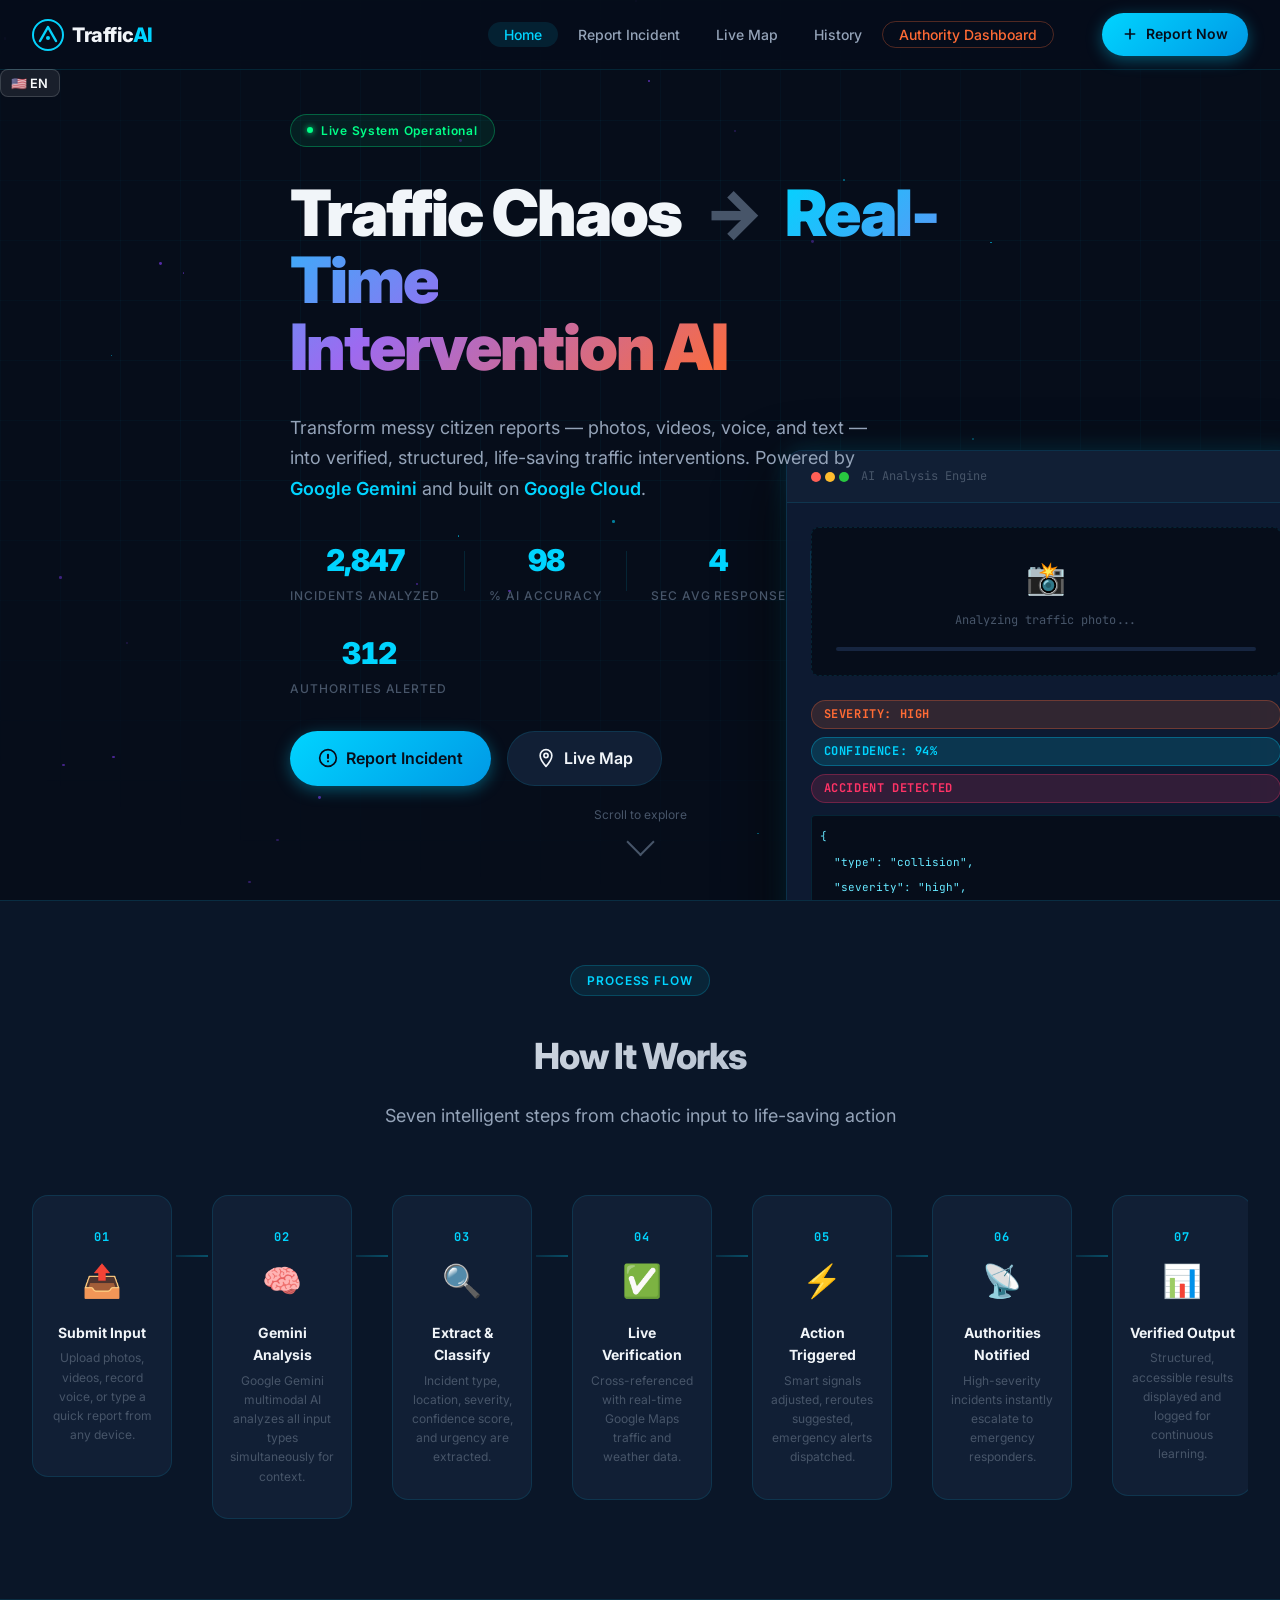
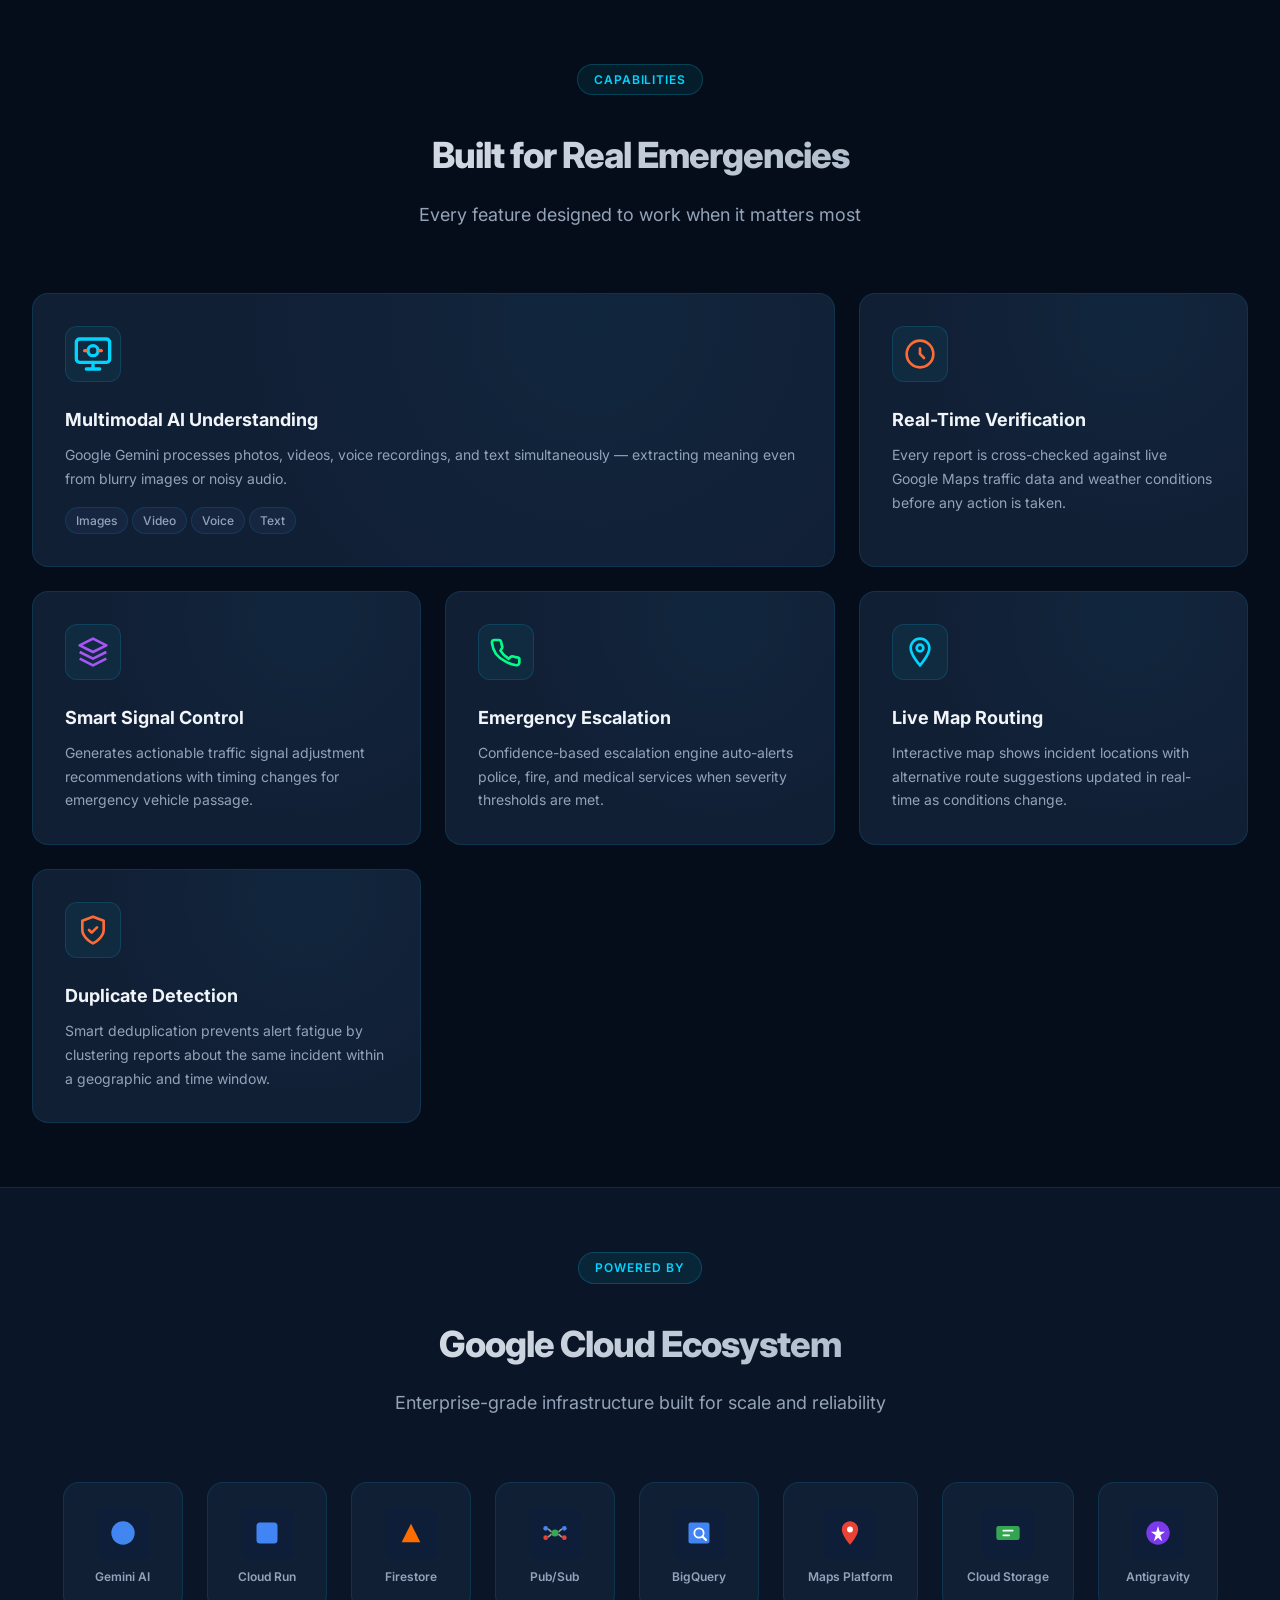
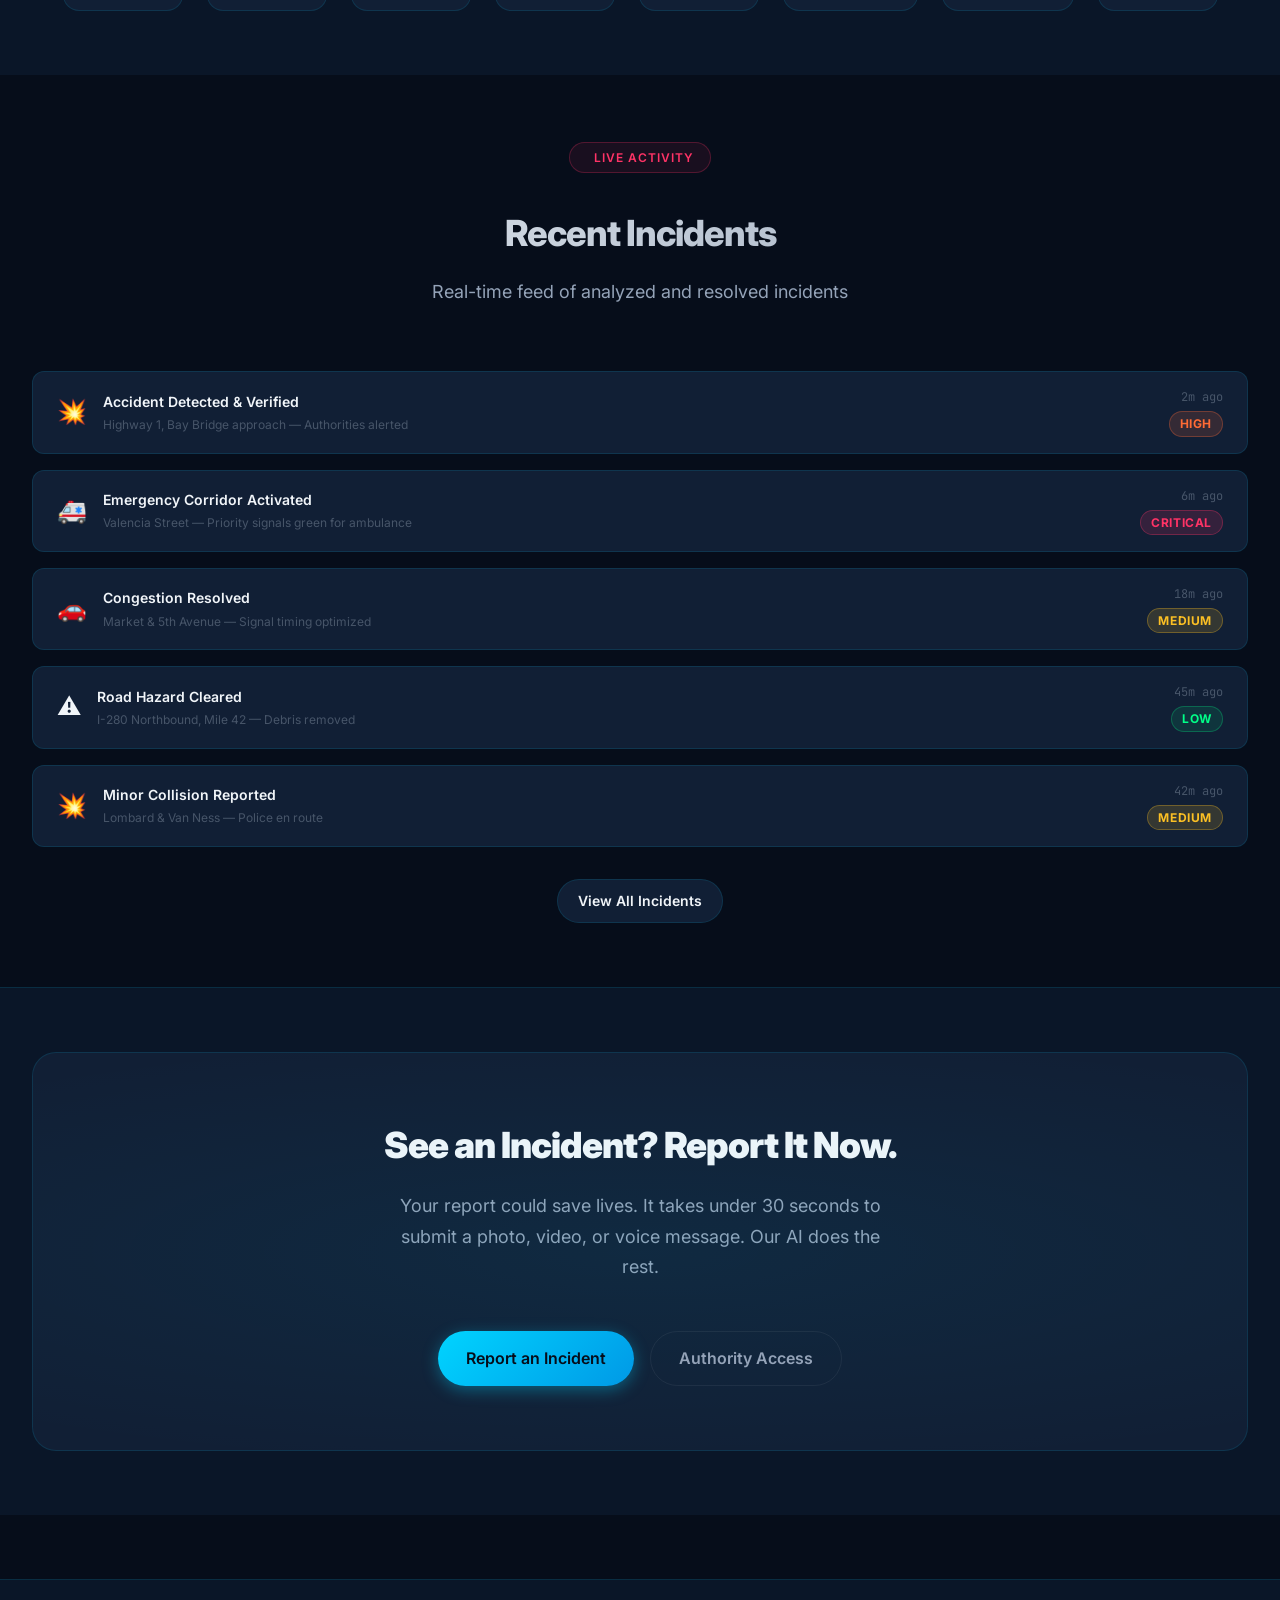
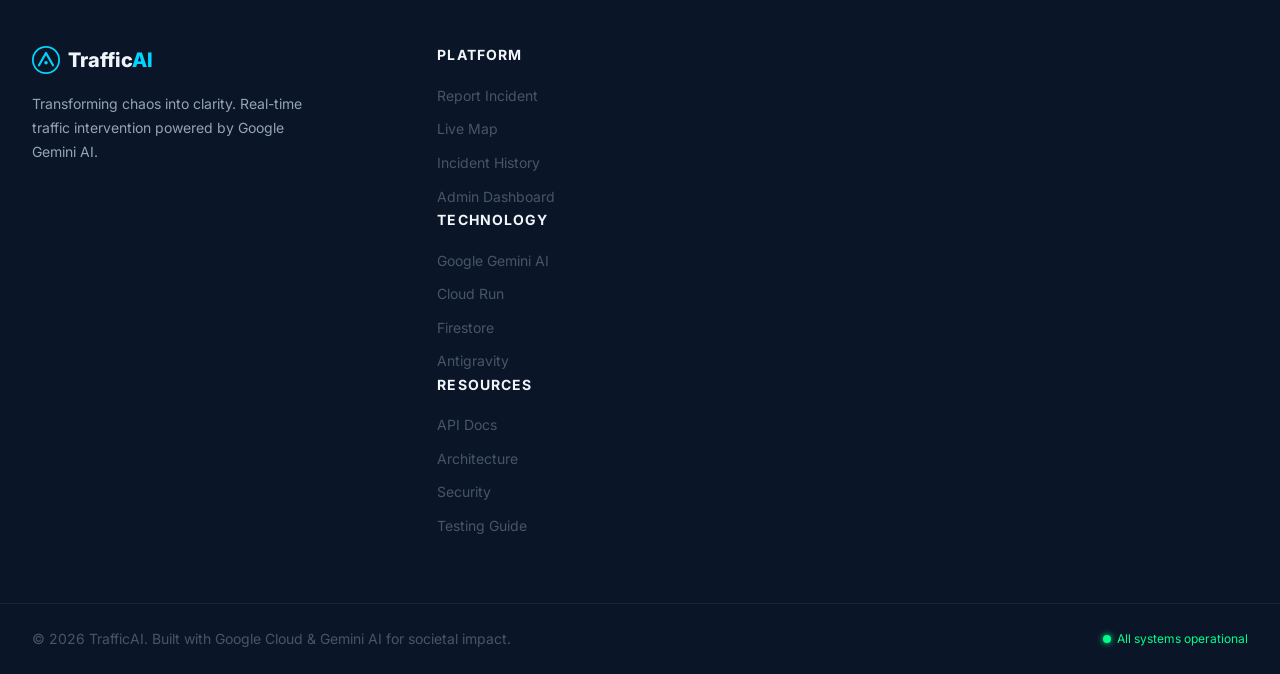
<file: index.html>
<!DOCTYPE html>
<html lang="en">
<head>
  <meta charset="UTF-8" />
  <meta name="viewport" content="width=device-width, initial-scale=1.0" />
  <meta name="description" content="Traffic Chaos → Real-Time Intervention AI: Transform chaotic citizen reports into verified, life-saving traffic interventions using Google Gemini and Cloud AI." />
  <meta name="keywords" content="traffic AI, real-time intervention, Gemini, Google Cloud, smart city, traffic management" />
  <meta property="og:title" content="TrafficAI – Real-Time Intervention System" />
  <meta property="og:description" content="Transform messy human input into verified, life-saving traffic actions using Google Gemini AI." />
  <title>TrafficAI – Real-Time Intervention System</title>
  <link rel="icon" href="assets/favicon.svg" type="image/svg+xml" />
  <link rel="preconnect" href="https://fonts.googleapis.com" />
  <link rel="preconnect" href="https://fonts.gstatic.com" crossorigin />
  <link href="https://fonts.googleapis.com/css2?family=Inter:wght@300;400;500;600;700;800;900&family=JetBrains+Mono:wght@400;500;600&display=swap" rel="stylesheet" />
  <link rel="stylesheet" href="css/main.css" />
  <link rel="stylesheet" href="css/landing.css" />
</head>
<body>
  <!-- Skip to main content for accessibility -->
  <a href="#main-content" class="skip-link">Skip to main content</a>

  <!-- Navigation -->
  <nav class="navbar" role="navigation" aria-label="Main navigation">
    <div class="nav-container">
      <a href="index.html" class="nav-logo" aria-label="TrafficAI Home">
        <div class="logo-icon" aria-hidden="true">
          <svg width="32" height="32" viewBox="0 0 32 32" fill="none">
            <circle cx="16" cy="16" r="15" stroke="url(#logoGrad)" stroke-width="2"/>
            <path d="M8 22L16 8L24 22" stroke="url(#logoGrad)" stroke-width="2.5" stroke-linecap="round" stroke-linejoin="round"/>
            <circle cx="16" cy="19" r="2" fill="#00d4ff"/>
            <defs>
              <linearGradient id="logoGrad" x1="0" y1="0" x2="32" y2="32">
                <stop offset="0%" stop-color="#00d4ff"/>
                <stop offset="100%" stop-color="#ff6b35"/>
              </linearGradient>
            </defs>
          </svg>
        </div>
        <span class="logo-text">Traffic<span class="logo-accent">AI</span></span>
      </a>
      <button class="nav-toggle" id="navToggle" aria-label="Toggle navigation menu" aria-expanded="false" aria-controls="navMenu">
        <span></span><span></span><span></span>
      </button>
      <ul class="nav-menu" id="navMenu" role="list">
        <li><a href="index.html" class="nav-link active" aria-current="page">Home</a></li>
        <li><a href="report.html" class="nav-link">Report Incident</a></li>
        <li><a href="map.html" class="nav-link">Live Map</a></li>
        <li><a href="history.html" class="nav-link">History</a></li>
        <li><a href="dashboard.html" class="nav-link nav-admin">Authority Dashboard</a></li>
      </ul>
      <a href="report.html" class="btn btn-primary nav-cta" aria-label="Report a traffic incident">
        <svg width="16" height="16" viewBox="0 0 24 24" fill="none" aria-hidden="true">
          <path d="M12 5v14M5 12h14" stroke="currentColor" stroke-width="2.5" stroke-linecap="round"/>
        </svg>
        Report Now
      </a>
    </div>
  </nav>

  <!-- Main Content -->
  <main id="main-content">

    <!-- Hero Section -->
    <section class="hero" aria-labelledby="hero-heading">
      <div class="hero-bg-grid" aria-hidden="true"></div>
      <div class="hero-particles" id="heroParticles" aria-hidden="true"></div>
      <div class="hero-container">
        <div class="hero-badge" aria-label="Status: Live System Operational">
          <span class="badge-dot" aria-hidden="true"></span>
          <span>Live System Operational</span>
        </div>
        <h1 id="hero-heading" class="hero-title">
          Traffic Chaos
          <span class="hero-arrow" aria-hidden="true">→</span>
          <span class="hero-highlight">Real-Time<br/>Intervention AI</span>
        </h1>
        <p class="hero-subtitle">
          Transform messy citizen reports — photos, videos, voice, and text — into verified, structured, life-saving traffic interventions. Powered by <strong>Google Gemini</strong> and built on <strong>Google Cloud</strong>.
        </p>
        <div class="hero-stats" aria-label="System statistics">
          <div class="stat-item">
            <span class="stat-number" data-target="2847" aria-label="2847 incidents analyzed">0</span>
            <span class="stat-label">Incidents Analyzed</span>
          </div>
          <div class="stat-divider" aria-hidden="true"></div>
          <div class="stat-item">
            <span class="stat-number" data-target="98" aria-label="98 percent accuracy">0</span>
            <span class="stat-label">% AI Accuracy</span>
          </div>
          <div class="stat-divider" aria-hidden="true"></div>
          <div class="stat-item">
            <span class="stat-number" data-target="4" aria-label="Average 4 seconds response">0</span>
            <span class="stat-label">Sec Avg Response</span>
          </div>
          <div class="stat-divider" aria-hidden="true"></div>
          <div class="stat-item">
            <span class="stat-number" data-target="312" aria-label="312 authorities alerted">0</span>
            <span class="stat-label">Authorities Alerted</span>
          </div>
        </div>
        <div class="hero-actions">
          <a href="report.html" class="btn btn-primary btn-large" aria-label="Report a traffic incident now">
            <svg width="20" height="20" viewBox="0 0 24 24" fill="none" aria-hidden="true">
              <circle cx="12" cy="12" r="10" stroke="currentColor" stroke-width="2"/>
              <path d="M12 8v4M12 16h.01" stroke="currentColor" stroke-width="2.5" stroke-linecap="round"/>
            </svg>
            Report Incident
          </a>
          <a href="map.html" class="btn btn-secondary btn-large" aria-label="View live traffic map">
            <svg width="20" height="20" viewBox="0 0 24 24" fill="none" aria-hidden="true">
              <path d="M12 2C8.13 2 5 5.13 5 9c0 5.25 7 13 7 13s7-7.75 7-13c0-3.87-3.13-7-7-7z" stroke="currentColor" stroke-width="2" stroke-linejoin="round"/>
              <circle cx="12" cy="9" r="2.5" stroke="currentColor" stroke-width="2"/>
            </svg>
            Live Map
          </a>
        </div>
      </div>
      <div class="hero-visual" aria-hidden="true">
        <div class="hero-dashboard-preview">
          <div class="preview-header">
            <span class="preview-dot red"></span>
            <span class="preview-dot yellow"></span>
            <span class="preview-dot green"></span>
            <span class="preview-title">AI Analysis Engine</span>
          </div>
          <div class="preview-content">
            <div class="preview-input-area">
              <div class="preview-icon">📸</div>
              <div class="preview-text">Analyzing traffic photo...</div>
              <div class="preview-bar">
                <div class="preview-bar-fill" id="previewBar"></div>
              </div>
            </div>
            <div class="preview-output">
              <div class="preview-tag severity-high">SEVERITY: HIGH</div>
              <div class="preview-tag confidence">CONFIDENCE: 94%</div>
              <div class="preview-tag incident">ACCIDENT DETECTED</div>
              <div class="preview-json">
                <pre><code>{
  "type": "collision",
  "severity": "high",
  "confidence": 0.94,
  "location": "detected",
  "action": "alert_authorities"
}</code></pre>
              </div>
            </div>
          </div>
        </div>
      </div>
      <div class="hero-scroll" aria-hidden="true">
        <span>Scroll to explore</span>
        <div class="scroll-arrow"></div>
      </div>
    </section>

    <!-- How It Works Section -->
    <section class="how-it-works" aria-labelledby="how-heading">
      <div class="section-container">
        <div class="section-header">
          <div class="section-badge">Process Flow</div>
          <h2 id="how-heading">How It Works</h2>
          <p>Seven intelligent steps from chaotic input to life-saving action</p>
        </div>
        <div class="flow-steps" role="list" aria-label="Process steps">
          <div class="flow-step" role="listitem">
            <div class="step-number" aria-hidden="true">01</div>
            <div class="step-icon" aria-hidden="true">📤</div>
            <h3>Submit Input</h3>
            <p>Upload photos, videos, record voice, or type a quick report from any device.</p>
          </div>
          <div class="flow-connector" aria-hidden="true"></div>
          <div class="flow-step" role="listitem">
            <div class="step-number" aria-hidden="true">02</div>
            <div class="step-icon" aria-hidden="true">🧠</div>
            <h3>Gemini Analysis</h3>
            <p>Google Gemini multimodal AI analyzes all input types simultaneously for context.</p>
          </div>
          <div class="flow-connector" aria-hidden="true"></div>
          <div class="flow-step" role="listitem">
            <div class="step-number" aria-hidden="true">03</div>
            <div class="step-icon" aria-hidden="true">🔍</div>
            <h3>Extract & Classify</h3>
            <p>Incident type, location, severity, confidence score, and urgency are extracted.</p>
          </div>
          <div class="flow-connector" aria-hidden="true"></div>
          <div class="flow-step" role="listitem">
            <div class="step-number" aria-hidden="true">04</div>
            <div class="step-icon" aria-hidden="true">✅</div>
            <h3>Live Verification</h3>
            <p>Cross-referenced with real-time Google Maps traffic and weather data.</p>
          </div>
          <div class="flow-connector" aria-hidden="true"></div>
          <div class="flow-step" role="listitem">
            <div class="step-number" aria-hidden="true">05</div>
            <div class="step-icon" aria-hidden="true">⚡</div>
            <h3>Action Triggered</h3>
            <p>Smart signals adjusted, reroutes suggested, emergency alerts dispatched.</p>
          </div>
          <div class="flow-connector" aria-hidden="true"></div>
          <div class="flow-step" role="listitem">
            <div class="step-number" aria-hidden="true">06</div>
            <div class="step-icon" aria-hidden="true">📡</div>
            <h3>Authorities Notified</h3>
            <p>High-severity incidents instantly escalate to emergency responders.</p>
          </div>
          <div class="flow-connector" aria-hidden="true"></div>
          <div class="flow-step" role="listitem">
            <div class="step-number" aria-hidden="true">07</div>
            <div class="step-icon" aria-hidden="true">📊</div>
            <h3>Verified Output</h3>
            <p>Structured, accessible results displayed and logged for continuous learning.</p>
          </div>
        </div>
      </div>
    </section>

    <!-- Features Section -->
    <section class="features" aria-labelledby="features-heading">
      <div class="section-container">
        <div class="section-header">
          <div class="section-badge">Capabilities</div>
          <h2 id="features-heading">Built for Real Emergencies</h2>
          <p>Every feature designed to work when it matters most</p>
        </div>
        <div class="features-grid">
          <div class="feature-card feature-card--large">
            <div class="feature-icon" aria-hidden="true">
              <svg width="40" height="40" viewBox="0 0 24 24" fill="none">
                <rect x="2" y="3" width="20" height="14" rx="2" stroke="#00d4ff" stroke-width="2"/>
                <path d="M8 21h8M12 17v4" stroke="#00d4ff" stroke-width="2" stroke-linecap="round"/>
                <circle cx="12" cy="10" r="3" stroke="#00d4ff" stroke-width="2"/>
                <path d="M7 10h1M16 10h1" stroke="#ff6b35" stroke-width="2" stroke-linecap="round"/>
              </svg>
            </div>
            <h3>Multimodal AI Understanding</h3>
            <p>Google Gemini processes photos, videos, voice recordings, and text simultaneously — extracting meaning even from blurry images or noisy audio.</p>
            <div class="feature-tags">
              <span class="tag">Images</span>
              <span class="tag">Video</span>
              <span class="tag">Voice</span>
              <span class="tag">Text</span>
            </div>
          </div>
          <div class="feature-card">
            <div class="feature-icon" aria-hidden="true">
              <svg width="32" height="32" viewBox="0 0 24 24" fill="none">
                <circle cx="12" cy="12" r="10" stroke="#ff6b35" stroke-width="2"/>
                <path d="M12 8v4l3 3" stroke="#ff6b35" stroke-width="2" stroke-linecap="round"/>
              </svg>
            </div>
            <h3>Real-Time Verification</h3>
            <p>Every report is cross-checked against live Google Maps traffic data and weather conditions before any action is taken.</p>
          </div>
          <div class="feature-card">
            <div class="feature-icon" aria-hidden="true">
              <svg width="32" height="32" viewBox="0 0 24 24" fill="none">
                <path d="M12 2L2 7l10 5 10-5-10-5z" stroke="#a855f7" stroke-width="2" stroke-linejoin="round"/>
                <path d="M2 17l10 5 10-5M2 12l10 5 10-5" stroke="#a855f7" stroke-width="2" stroke-linejoin="round"/>
              </svg>
            </div>
            <h3>Smart Signal Control</h3>
            <p>Generates actionable traffic signal adjustment recommendations with timing changes for emergency vehicle passage.</p>
          </div>
          <div class="feature-card">
            <div class="feature-icon" aria-hidden="true">
              <svg width="32" height="32" viewBox="0 0 24 24" fill="none">
                <path d="M22 16.92v3a2 2 0 01-2.18 2 19.79 19.79 0 01-8.63-3.07A19.5 19.5 0 014.5 13.5 19.79 19.79 0 011.42 5a2 2 0 011.99-2H6.4a2 2 0 012 1.72c.127.96.361 1.903.7 2.81a2 2 0 01-.45 2.11L7.91 11a16 16 0 006.09 6.09l1.27-1.27a2 2 0 012.11-.45c.907.339 1.85.573 2.81.7A2 2 0 0122 16.92z" stroke="#00ff88" stroke-width="2"/>
              </svg>
            </div>
            <h3>Emergency Escalation</h3>
            <p>Confidence-based escalation engine auto-alerts police, fire, and medical services when severity thresholds are met.</p>
          </div>
          <div class="feature-card">
            <div class="feature-icon" aria-hidden="true">
              <svg width="32" height="32" viewBox="0 0 24 24" fill="none">
                <path d="M12 2C8.13 2 5 5.13 5 9c0 5.25 7 13 7 13s7-7.75 7-13c0-3.87-3.13-7-7-7z" stroke="#00d4ff" stroke-width="2"/>
                <circle cx="12" cy="9" r="2.5" stroke="#00d4ff" stroke-width="2"/>
              </svg>
            </div>
            <h3>Live Map Routing</h3>
            <p>Interactive map shows incident locations with alternative route suggestions updated in real-time as conditions change.</p>
          </div>
          <div class="feature-card">
            <div class="feature-icon" aria-hidden="true">
              <svg width="32" height="32" viewBox="0 0 24 24" fill="none">
                <path d="M12 22s8-4 8-10V5l-8-3-8 3v7c0 6 8 10 8 10z" stroke="#ff6b35" stroke-width="2" stroke-linejoin="round"/>
                <path d="M9 12l2 2 4-4" stroke="#ff6b35" stroke-width="2" stroke-linecap="round" stroke-linejoin="round"/>
              </svg>
            </div>
            <h3>Duplicate Detection</h3>
            <p>Smart deduplication prevents alert fatigue by clustering reports about the same incident within a geographic and time window.</p>
          </div>
        </div>
      </div>
    </section>

    <!-- Tech Stack Section -->
    <section class="tech-stack" aria-labelledby="tech-heading">
      <div class="section-container">
        <div class="section-header">
          <div class="section-badge">Powered By</div>
          <h2 id="tech-heading">Google Cloud Ecosystem</h2>
          <p>Enterprise-grade infrastructure built for scale and reliability</p>
        </div>
        <div class="tech-grid" role="list" aria-label="Technology stack">
          <div class="tech-item" role="listitem">
            <div class="tech-logo gemini" aria-label="Google Gemini">
              <svg width="28" height="28" viewBox="0 0 24 24" fill="none"><path d="M12 2a10 10 0 100 20A10 10 0 0012 2z" fill="url(#g1)"/><defs><linearGradient id="g1" x1="0" y1="0" x2="24" y2="24"><stop offset="0%" stop-color="#4285f4"/><stop offset="100%" stop-color="#34a853"/></linearGradient></defs></svg>
            </div>
            <span>Gemini AI</span>
          </div>
          <div class="tech-item" role="listitem">
            <div class="tech-logo cloud-run" aria-label="Google Cloud Run">
              <svg width="28" height="28" viewBox="0 0 24 24" fill="none"><rect x="3" y="3" width="18" height="18" rx="3" fill="url(#g2)"/><defs><linearGradient id="g2" x1="0" y1="0" x2="24" y2="24"><stop offset="0%" stop-color="#4285f4"/><stop offset="100%" stop-color="#1a73e8"/></linearGradient></defs></svg>
            </div>
            <span>Cloud Run</span>
          </div>
          <div class="tech-item" role="listitem">
            <div class="tech-logo firestore" aria-label="Firebase Firestore">
              <svg width="28" height="28" viewBox="0 0 24 24" fill="none"><path d="M4 20L12 4l8 16H4z" fill="url(#g3)"/><defs><linearGradient id="g3" x1="0" y1="4" x2="0" y2="20"><stop offset="0%" stop-color="#ff6d00"/><stop offset="100%" stop-color="#ffc107"/></linearGradient></defs></svg>
            </div>
            <span>Firestore</span>
          </div>
          <div class="tech-item" role="listitem">
            <div class="tech-logo pubsub" aria-label="Google Cloud Pub/Sub">
              <svg width="28" height="28" viewBox="0 0 24 24" fill="none"><circle cx="12" cy="12" r="3" fill="#34a853"/><circle cx="4" cy="8" r="2" fill="#4285f4"/><circle cx="20" cy="8" r="2" fill="#4285f4"/><circle cx="4" cy="16" r="2" fill="#ea4335"/><circle cx="20" cy="16" r="2" fill="#ea4335"/><path d="M6 8.5L9 11M15 11l3-2.5M6 15.5L9 13M15 13l3 2.5" stroke="#999" stroke-width="1.5"/></svg>
            </div>
            <span>Pub/Sub</span>
          </div>
          <div class="tech-item" role="listitem">
            <div class="tech-logo bigquery" aria-label="Google BigQuery">
              <svg width="28" height="28" viewBox="0 0 24 24" fill="none"><rect x="3" y="3" width="18" height="18" rx="2" fill="url(#g4)"/><circle cx="12" cy="12" r="4" stroke="white" stroke-width="1.5" fill="none"/><path d="M15 15l3 3" stroke="white" stroke-width="2" stroke-linecap="round"/><defs><linearGradient id="g4" x1="0" y1="0" x2="24" y2="24"><stop offset="0%" stop-color="#4285f4"/><stop offset="100%" stop-color="#0d47a1"/></linearGradient></defs></svg>
            </div>
            <span>BigQuery</span>
          </div>
          <div class="tech-item" role="listitem">
            <div class="tech-logo maps" aria-label="Google Maps Platform">
              <svg width="28" height="28" viewBox="0 0 24 24" fill="none"><path d="M12 2C8.13 2 5 5.13 5 9c0 5.25 7 13 7 13s7-7.75 7-13c0-3.87-3.13-7-7-7z" fill="url(#g5)"/><circle cx="12" cy="9" r="2.5" fill="white"/><defs><linearGradient id="g5" x1="0" y1="2" x2="0" y2="22"><stop offset="0%" stop-color="#ea4335"/><stop offset="100%" stop-color="#c62828"/></linearGradient></defs></svg>
            </div>
            <span>Maps Platform</span>
          </div>
          <div class="tech-item" role="listitem">
            <div class="tech-logo storage" aria-label="Google Cloud Storage">
              <svg width="28" height="28" viewBox="0 0 24 24" fill="none"><rect x="2" y="6" width="20" height="12" rx="2" fill="url(#g6)"/><path d="M8 10h8M8 14h5" stroke="white" stroke-width="1.5" stroke-linecap="round"/><defs><linearGradient id="g6" x1="0" y1="0" x2="20" y2="12"><stop offset="0%" stop-color="#34a853"/><stop offset="100%" stop-color="#1b5e20"/></linearGradient></defs></svg>
            </div>
            <span>Cloud Storage</span>
          </div>
          <div class="tech-item" role="listitem">
            <div class="tech-logo antigravity" aria-label="Google Antigravity">
              <svg width="28" height="28" viewBox="0 0 24 24" fill="none"><circle cx="12" cy="12" r="10" fill="url(#g7)"/><path d="M12 6l1.5 5H18l-4 3 1.5 5L12 16l-3.5 3L10 14l-4-3h4.5L12 6z" fill="white"/><defs><linearGradient id="g7" x1="0" y1="0" x2="24" y2="24"><stop offset="0%" stop-color="#7c3aed"/><stop offset="100%" stop-color="#4c1d95"/></linearGradient></defs></svg>
            </div>
            <span>Antigravity</span>
          </div>
        </div>
      </div>
    </section>

    <!-- Live Stats Section -->
    <section class="live-activity" aria-labelledby="activity-heading">
      <div class="section-container">
        <div class="section-header">
          <div class="section-badge live-badge">
            <span class="live-dot" aria-hidden="true"></span>
            Live Activity
          </div>
          <h2 id="activity-heading">Recent Incidents</h2>
          <p>Real-time feed of analyzed and resolved incidents</p>
        </div>
        <div class="activity-feed" id="activityFeed" aria-live="polite" aria-label="Live incident feed">
          <!-- Populated by JavaScript -->
        </div>
        <div class="activity-footer">
          <a href="history.html" class="btn btn-secondary" aria-label="View complete incident history">View All Incidents</a>
        </div>
      </div>
    </section>

    <!-- CTA Section -->
    <section class="cta-section" aria-labelledby="cta-heading">
      <div class="section-container">
        <div class="cta-card">
          <div class="cta-glow" aria-hidden="true"></div>
          <h2 id="cta-heading">See an Incident? Report It Now.</h2>
          <p>Your report could save lives. It takes under 30 seconds to submit a photo, video, or voice message. Our AI does the rest.</p>
          <div class="cta-actions">
            <a href="report.html" class="btn btn-primary btn-large" aria-label="Report a traffic incident">
              Report an Incident
            </a>
            <a href="dashboard.html" class="btn btn-outline btn-large" aria-label="Access authority dashboard">
              Authority Access
            </a>
          </div>
        </div>
      </div>
    </section>

  </main>

  <!-- Footer -->
  <footer class="footer" role="contentinfo">
    <div class="footer-container">
      <div class="footer-brand">
        <div class="footer-logo">
          <svg width="28" height="28" viewBox="0 0 32 32" fill="none" aria-hidden="true">
            <circle cx="16" cy="16" r="15" stroke="url(#footerLogoGrad)" stroke-width="2"/>
            <path d="M8 22L16 8L24 22" stroke="url(#footerLogoGrad)" stroke-width="2.5" stroke-linecap="round" stroke-linejoin="round"/>
            <circle cx="16" cy="19" r="2" fill="#00d4ff"/>
            <defs>
              <linearGradient id="footerLogoGrad" x1="0" y1="0" x2="32" y2="32">
                <stop offset="0%" stop-color="#00d4ff"/>
                <stop offset="100%" stop-color="#ff6b35"/>
              </linearGradient>
            </defs>
          </svg>
          <span>Traffic<span>AI</span></span>
        </div>
        <p>Transforming chaos into clarity. Real-time traffic intervention powered by Google Gemini AI.</p>
      </div>
      <div class="footer-links" role="navigation" aria-label="Footer navigation">
        <div class="footer-col">
          <h4>Platform</h4>
          <ul role="list">
            <li><a href="report.html">Report Incident</a></li>
            <li><a href="map.html">Live Map</a></li>
            <li><a href="history.html">Incident History</a></li>
            <li><a href="dashboard.html">Admin Dashboard</a></li>
          </ul>
        </div>
        <div class="footer-col">
          <h4>Technology</h4>
          <ul role="list">
            <li><a href="#" aria-label="Learn about Gemini AI integration">Google Gemini AI</a></li>
            <li><a href="#" aria-label="Learn about Cloud Run">Cloud Run</a></li>
            <li><a href="#" aria-label="Learn about Firestore">Firestore</a></li>
            <li><a href="#" aria-label="Learn about Google Antigravity">Antigravity</a></li>
          </ul>
        </div>
        <div class="footer-col">
          <h4>Resources</h4>
          <ul role="list">
            <li><a href="docs/api.html" aria-label="API documentation">API Docs</a></li>
            <li><a href="docs/architecture.html" aria-label="Architecture documentation">Architecture</a></li>
            <li><a href="docs/security.html" aria-label="Security documentation">Security</a></li>
            <li><a href="docs/testing.html" aria-label="Testing documentation">Testing Guide</a></li>
          </ul>
        </div>
      </div>
    </div>
    <div class="footer-bottom">
      <p>© 2026 TrafficAI. Built with Google Cloud &amp; Gemini AI for societal impact.</p>
      <div class="footer-status" aria-label="System status">
        <span class="status-dot" aria-hidden="true"></span>
        <span>All systems operational</span>
      </div>
    </div>
  </footer>

  <script src="js/main.js"></script>
  <script src="js/auth.js"></script>
  <script src="js/validation.js"></script>
  <script src="js/i18n.js"></script>
  <script src="js/voice.js"></script>
  <script src="js/landing.js"></script>
  <script>
    // Register Service Worker for offline caching
    if ('serviceWorker' in navigator) {
      navigator.serviceWorker.register('/sw.js')
        .then(reg => console.log('[SW] Registered:', reg.scope))
        .catch(err => console.warn('[SW] Registration failed:', err));
    }
  </script>
</body>
</html>
</file>
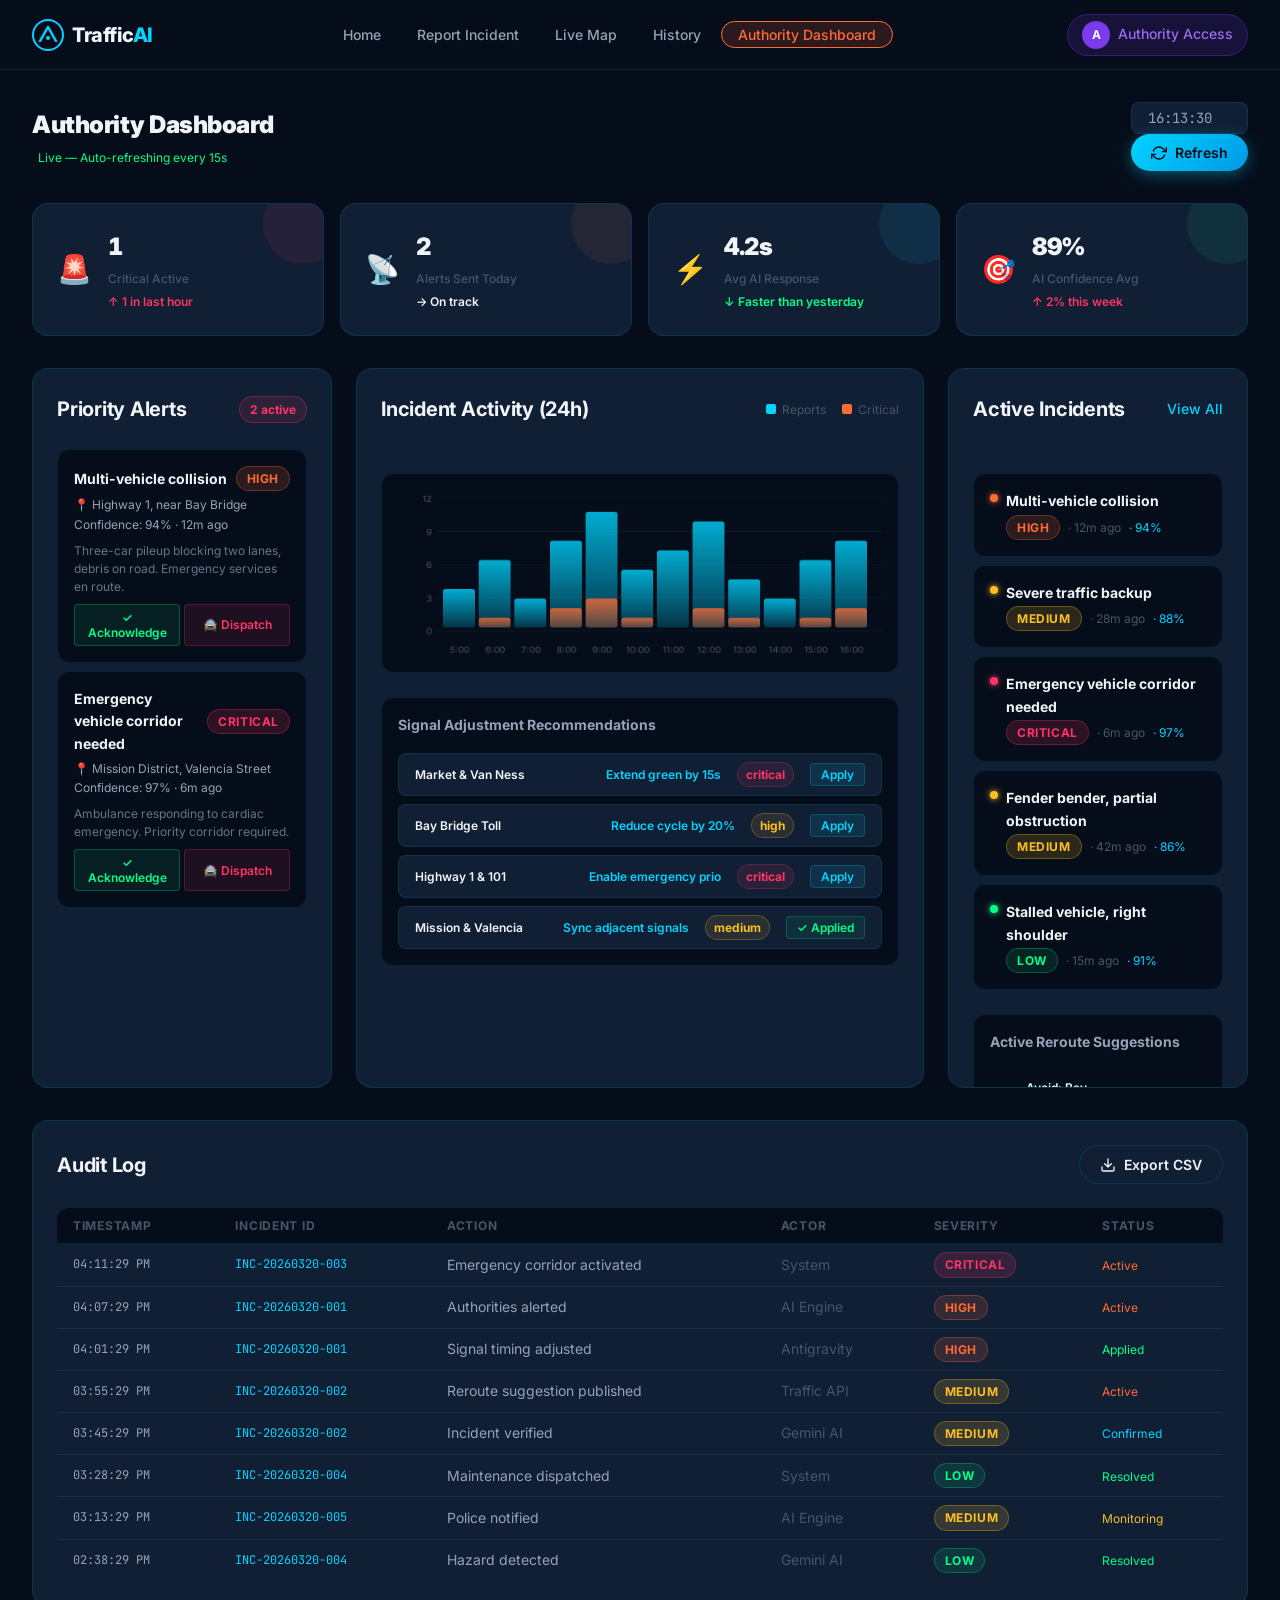
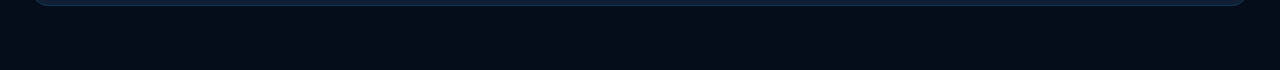
<file: dashboard.html>
<!DOCTYPE html>
<html lang="en">
<head>
  <meta charset="UTF-8" />
  <meta name="viewport" content="width=device-width, initial-scale=1.0" />
  <meta name="description" content="Authority dashboard — review high-severity alerts, manage incidents, coordinate emergency response." />
  <title>Authority Dashboard – TrafficAI</title>
  <link rel="icon" href="assets/favicon.svg" type="image/svg+xml" />
  <link rel="preconnect" href="https://fonts.googleapis.com" />
  <link href="https://fonts.googleapis.com/css2?family=Inter:wght@300;400;500;600;700;800&family=JetBrains+Mono:wght@400;500&display=swap" rel="stylesheet" />
  <link rel="stylesheet" href="css/main.css" />
  <link rel="stylesheet" href="css/dashboard.css" />
</head>
<body>
  <a href="#main-content" class="skip-link">Skip to main content</a>

  <nav class="navbar" role="navigation" aria-label="Main navigation">
    <div class="nav-container">
      <a href="index.html" class="nav-logo" aria-label="TrafficAI Home">
        <div class="logo-icon" aria-hidden="true">
          <svg width="32" height="32" viewBox="0 0 32 32" fill="none">
            <circle cx="16" cy="16" r="15" stroke="url(#logoGradD)" stroke-width="2"/>
            <path d="M8 22L16 8L24 22" stroke="url(#logoGradD)" stroke-width="2.5" stroke-linecap="round" stroke-linejoin="round"/>
            <circle cx="16" cy="19" r="2" fill="#00d4ff"/>
            <defs><linearGradient id="logoGradD" x1="0" y1="0" x2="32" y2="32"><stop offset="0%" stop-color="#00d4ff"/><stop offset="100%" stop-color="#ff6b35"/></linearGradient></defs>
          </svg>
        </div>
        <span class="logo-text">Traffic<span class="logo-accent">AI</span></span>
      </a>
      <button class="nav-toggle" id="navToggle" aria-label="Toggle navigation" aria-expanded="false" aria-controls="navMenu">
        <span></span><span></span><span></span>
      </button>
      <ul class="nav-menu" id="navMenu" role="list">
        <li><a href="index.html" class="nav-link">Home</a></li>
        <li><a href="report.html" class="nav-link">Report Incident</a></li>
        <li><a href="map.html" class="nav-link">Live Map</a></li>
        <li><a href="history.html" class="nav-link">History</a></li>
        <li><a href="dashboard.html" class="nav-link nav-admin active" aria-current="page">Authority Dashboard</a></li>
      </ul>
      <div class="auth-badge" aria-label="Logged in as Authority User">
        <div class="auth-avatar" aria-hidden="true">A</div>
        <span>Authority Access</span>
      </div>
    </div>
  </nav>

  <main id="main-content" class="dashboard-main">

    <!-- Dashboard Header -->
    <div class="dash-header">
      <div class="dash-header-left">
        <h1>Authority Dashboard</h1>
        <div class="dash-live" aria-live="polite" aria-label="Live system status">
          <span class="live-dot" aria-hidden="true"></span>
          <span>Live — Auto-refreshing every 15s</span>
        </div>
      </div>
      <div class="dash-header-right">
        <div class="dash-time" id="dashTime" aria-label="Current time" aria-live="polite"></div>
        <button class="btn btn-primary" id="refreshDash" aria-label="Manually refresh dashboard">
          <svg width="16" height="16" viewBox="0 0 24 24" fill="none" aria-hidden="true">
            <path d="M23 4v6h-6M1 20v-6h6" stroke="currentColor" stroke-width="2" stroke-linecap="round"/>
            <path d="M3.51 9a9 9 0 0114.85-3.36L23 10M1 14l4.64 4.36A9 9 0 0020.49 15" stroke="currentColor" stroke-width="2" stroke-linecap="round"/>
          </svg>
          Refresh
        </button>
      </div>
    </div>

    <!-- KPI Cards -->
    <section class="kpi-grid" aria-label="Key performance indicators">
      <div class="kpi-card kpi-critical">
        <div class="kpi-icon" aria-hidden="true">🚨</div>
        <div class="kpi-content">
          <span class="kpi-value" id="kpi-critical">3</span>
          <span class="kpi-label">Critical Active</span>
          <span class="kpi-delta up">↑ 1 in last hour</span>
        </div>
        <div class="kpi-sparkline" aria-hidden="true"></div>
      </div>
      <div class="kpi-card kpi-alerts">
        <div class="kpi-icon" aria-hidden="true">📡</div>
        <div class="kpi-content">
          <span class="kpi-value" id="kpi-alerts">12</span>
          <span class="kpi-label">Alerts Sent Today</span>
          <span class="kpi-delta">→ On track</span>
        </div>
        <div class="kpi-sparkline" aria-hidden="true"></div>
      </div>
      <div class="kpi-card kpi-response">
        <div class="kpi-icon" aria-hidden="true">⚡</div>
        <div class="kpi-content">
          <span class="kpi-value" id="kpi-response">4.2s</span>
          <span class="kpi-label">Avg AI Response</span>
          <span class="kpi-delta down">↓ Faster than yesterday</span>
        </div>
        <div class="kpi-sparkline" aria-hidden="true"></div>
      </div>
      <div class="kpi-card kpi-confidence">
        <div class="kpi-icon" aria-hidden="true">🎯</div>
        <div class="kpi-content">
          <span class="kpi-value" id="kpi-confidence">94%</span>
          <span class="kpi-label">AI Confidence Avg</span>
          <span class="kpi-delta up">↑ 2% this week</span>
        </div>
        <div class="kpi-sparkline" aria-hidden="true"></div>
      </div>
    </section>

    <div class="dash-body">

      <!-- Priority Alerts Column -->
      <section class="priority-alerts" aria-labelledby="alerts-heading">
        <div class="section-title-row">
          <h2 id="alerts-heading">Priority Alerts</h2>
          <div class="alert-count-badge" id="alertBadge" aria-label="Number of active alerts">3 active</div>
        </div>
        <div class="alerts-feed" id="alertsFeed" role="list" aria-live="polite" aria-label="Priority alerts feed">
          <!-- Populated by JS -->
        </div>
      </section>

      <!-- Center: Activity + Chart -->
      <section class="dash-center" aria-labelledby="activity-dash-heading">
        <div class="section-title-row">
          <h2 id="activity-dash-heading">Incident Activity (24h)</h2>
          <div class="chart-legend" aria-hidden="true">
            <span class="legend-item-sm"><span style="background:#00d4ff"></span>Reports</span>
            <span class="legend-item-sm"><span style="background:#ff6b35"></span>Critical</span>
          </div>
        </div>
        <div class="activity-chart" aria-label="Incident activity chart for last 24 hours">
          <canvas id="activityChart" aria-label="Bar chart showing incident activity over the last 24 hours" role="img"></canvas>
        </div>

        <!-- Signal Control Panel -->
        <div class="signal-control-panel" aria-labelledby="signal-heading">
          <h3 id="signal-heading">Signal Adjustment Recommendations</h3>
          <div class="signal-list" id="signalList" role="list" aria-label="Traffic signal recommendations">
            <!-- Populated by JS -->
          </div>
        </div>
      </section>

      <!-- Right: Active Incidents + Reroutes -->
      <section class="dash-right" aria-labelledby="active-heading">
        <div class="section-title-row">
          <h2 id="active-heading">Active Incidents</h2>
          <a href="history.html" class="view-all-link" aria-label="View all incidents in history">View All</a>
        </div>
        <div class="active-incidents" id="activeIncidents" role="list" aria-live="polite" aria-label="Active incidents list">
          <!-- Populated by JS -->
        </div>

        <!-- Reroute Suggestions -->
        <div class="reroute-panel" aria-labelledby="reroute-heading">
          <h3 id="reroute-heading">Active Reroute Suggestions</h3>
          <div class="reroute-list" id="rerouteList" role="list" aria-label="Active reroute suggestions">
            <!-- Populated by JS -->
          </div>
        </div>

        <!-- Emergency Vehicle Panel -->
        <div class="emergency-panel" aria-labelledby="emergency-heading">
          <div class="emergency-header">
            <h3 id="emergency-heading">
              <span class="emergency-icon" aria-hidden="true">🚑</span>
              Emergency Vehicle Priority
            </h3>
            <span class="emergency-badge" id="evBadge" aria-live="polite">2 active corridors</span>
          </div>
          <div class="ev-corridors" id="evCorridors" role="list" aria-label="Emergency vehicle corridors">
            <!-- Populated by JS -->
          </div>
        </div>
      </section>
    </div>

    <!-- Audit Log -->
    <section class="audit-log-section" aria-labelledby="audit-heading">
      <div class="section-title-row">
        <h2 id="audit-heading">Audit Log</h2>
        <button class="btn btn-secondary" id="exportLog" aria-label="Export audit log as CSV">
          <svg width="16" height="16" viewBox="0 0 24 24" fill="none" aria-hidden="true">
            <path d="M21 15v4a2 2 0 01-2 2H5a2 2 0 01-2-2v-4M7 10l5 5 5-5M12 15V3" stroke="currentColor" stroke-width="2" stroke-linecap="round" stroke-linejoin="round"/>
          </svg>
          Export CSV
        </button>
      </div>
      <div class="audit-table-wrapper" role="region" aria-label="Audit log table" tabindex="0">
        <table class="audit-table" aria-label="System audit log">
          <thead>
            <tr>
              <th scope="col">Timestamp</th>
              <th scope="col">Incident ID</th>
              <th scope="col">Action</th>
              <th scope="col">Actor</th>
              <th scope="col">Severity</th>
              <th scope="col">Status</th>
            </tr>
          </thead>
          <tbody id="auditTableBody">
            <!-- Populated by JS -->
          </tbody>
        </table>
      </div>
    </section>
  </main>

  <script src="js/main.js"></script>
  <script src="js/dashboard.js"></script>
</body>
</html>
</file>
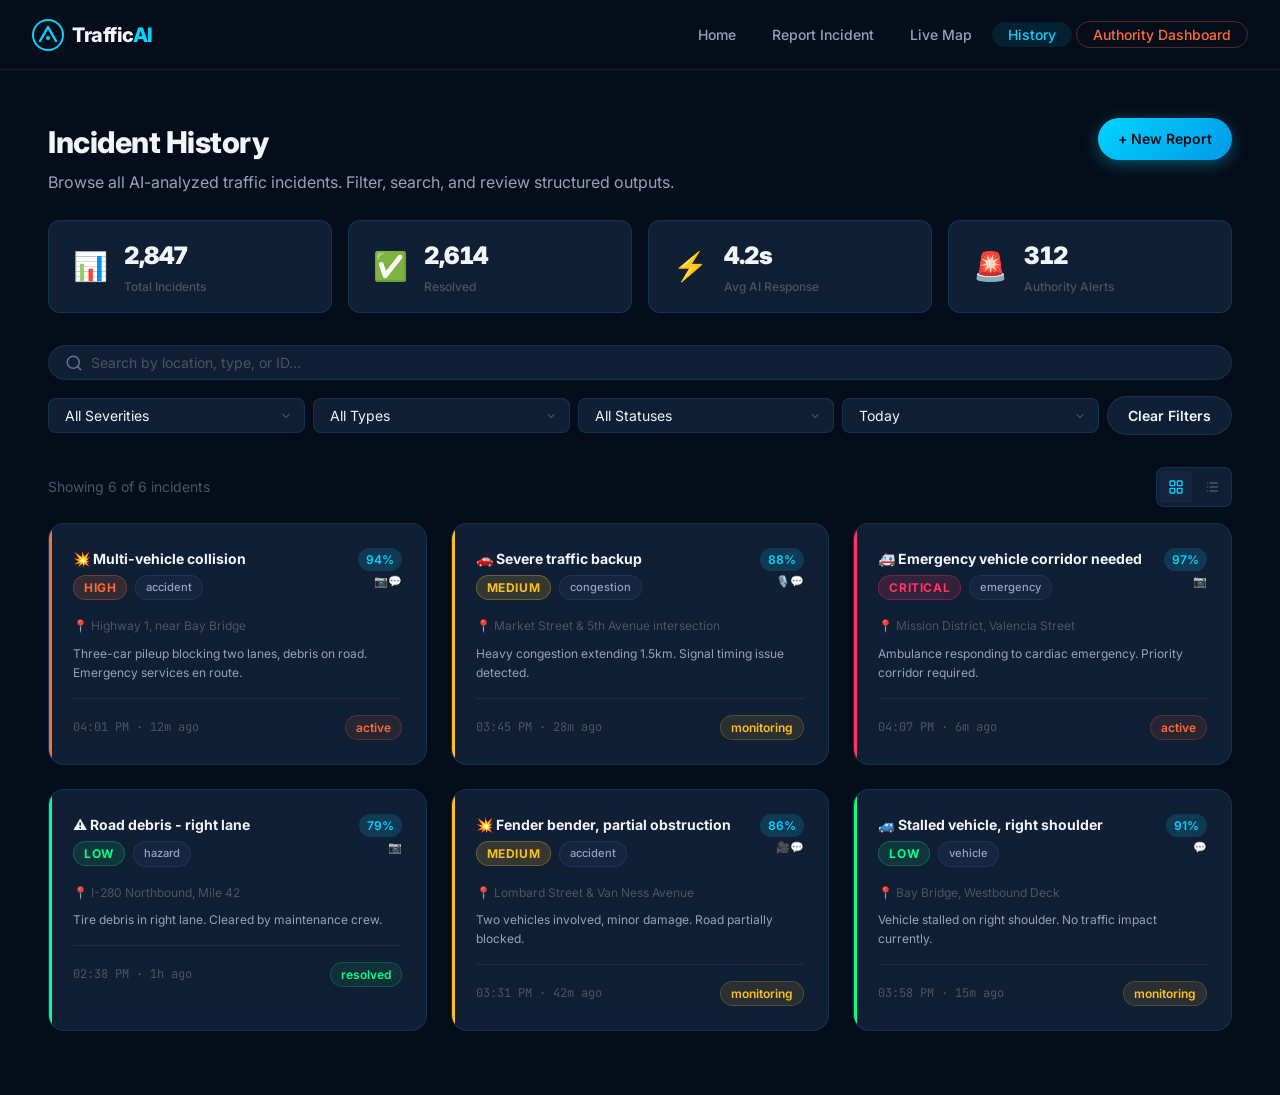
<file: history.html>
<!DOCTYPE html>
<html lang="en">
<head>
  <meta charset="UTF-8" />
  <meta name="viewport" content="width=device-width, initial-scale=1.0" />
  <meta name="description" content="Full incident history — browse all AI-analyzed traffic incidents, filter by date, type, and severity." />
  <title>Incident History – TrafficAI</title>
  <link rel="icon" href="assets/favicon.svg" type="image/svg+xml" />
  <link rel="preconnect" href="https://fonts.googleapis.com" />
  <link href="https://fonts.googleapis.com/css2?family=Inter:wght@300;400;500;600;700;800&family=JetBrains+Mono:wght@400;500&display=swap" rel="stylesheet" />
  <link rel="stylesheet" href="css/main.css" />
  <link rel="stylesheet" href="css/history.css" />
</head>
<body>
  <a href="#main-content" class="skip-link">Skip to main content</a>

  <nav class="navbar" role="navigation" aria-label="Main navigation">
    <div class="nav-container">
      <a href="index.html" class="nav-logo" aria-label="TrafficAI Home">
        <div class="logo-icon" aria-hidden="true">
          <svg width="32" height="32" viewBox="0 0 32 32" fill="none">
            <circle cx="16" cy="16" r="15" stroke="url(#logoGradH)" stroke-width="2"/>
            <path d="M8 22L16 8L24 22" stroke="url(#logoGradH)" stroke-width="2.5" stroke-linecap="round" stroke-linejoin="round"/>
            <circle cx="16" cy="19" r="2" fill="#00d4ff"/>
            <defs><linearGradient id="logoGradH" x1="0" y1="0" x2="32" y2="32"><stop offset="0%" stop-color="#00d4ff"/><stop offset="100%" stop-color="#ff6b35"/></linearGradient></defs>
          </svg>
        </div>
        <span class="logo-text">Traffic<span class="logo-accent">AI</span></span>
      </a>
      <button class="nav-toggle" id="navToggle" aria-label="Toggle navigation" aria-expanded="false" aria-controls="navMenu">
        <span></span><span></span><span></span>
      </button>
      <ul class="nav-menu" id="navMenu" role="list">
        <li><a href="index.html" class="nav-link">Home</a></li>
        <li><a href="report.html" class="nav-link">Report Incident</a></li>
        <li><a href="map.html" class="nav-link">Live Map</a></li>
        <li><a href="history.html" class="nav-link active" aria-current="page">History</a></li>
        <li><a href="dashboard.html" class="nav-link nav-admin">Authority Dashboard</a></li>
      </ul>
    </div>
  </nav>

  <main id="main-content" class="history-main">
    <div class="history-container">

      <!-- Page Header -->
      <div class="page-header">
        <div>
          <h1>Incident History</h1>
          <p>Browse all AI-analyzed traffic incidents. Filter, search, and review structured outputs.</p>
        </div>
        <a href="report.html" class="btn btn-primary" aria-label="Report a new incident">+ New Report</a>
      </div>

      <!-- Summary Stats Bar -->
      <div class="stats-bar" aria-label="Incident statistics">
        <div class="stat-card">
          <div class="stat-icon" aria-hidden="true">📊</div>
          <div class="stat-info">
            <span class="stat-val" id="totalIncidents">2,847</span>
            <span class="stat-lbl">Total Incidents</span>
          </div>
        </div>
        <div class="stat-card">
          <div class="stat-icon" aria-hidden="true">✅</div>
          <div class="stat-info">
            <span class="stat-val" id="resolvedIncidents">2,614</span>
            <span class="stat-lbl">Resolved</span>
          </div>
        </div>
        <div class="stat-card">
          <div class="stat-icon" aria-hidden="true">⚡</div>
          <div class="stat-info">
            <span class="stat-val" id="avgResponseTime">4.2s</span>
            <span class="stat-lbl">Avg AI Response</span>
          </div>
        </div>
        <div class="stat-card">
          <div class="stat-icon" aria-hidden="true">🚨</div>
          <div class="stat-info">
            <span class="stat-val" id="alertsSent">312</span>
            <span class="stat-lbl">Authority Alerts</span>
          </div>
        </div>
      </div>

      <!-- Filters & Search -->
      <div class="history-controls" aria-label="Search and filter controls">
        <div class="search-box">
          <svg width="18" height="18" viewBox="0 0 24 24" fill="none" aria-hidden="true">
            <circle cx="11" cy="11" r="8" stroke="#64748b" stroke-width="2"/>
            <path d="M21 21l-4.35-4.35" stroke="#64748b" stroke-width="2" stroke-linecap="round"/>
          </svg>
          <input type="search" id="searchInput" placeholder="Search by location, type, or ID..." aria-label="Search incidents" class="search-input" />
        </div>
        <div class="filter-row">
          <label for="filterSeverity" class="sr-only">Filter by severity</label>
          <select id="filterSeverity" class="filter-select" aria-label="Filter by severity">
            <option value="all">All Severities</option>
            <option value="critical">Critical</option>
            <option value="high">High</option>
            <option value="medium">Medium</option>
            <option value="low">Low</option>
          </select>
          <label for="filterType" class="sr-only">Filter by incident type</label>
          <select id="filterType" class="filter-select" aria-label="Filter by type">
            <option value="all">All Types</option>
            <option value="accident">Accident</option>
            <option value="congestion">Congestion</option>
            <option value="emergency">Emergency</option>
            <option value="hazard">Road Hazard</option>
            <option value="vehicle">Stalled Vehicle</option>
          </select>
          <label for="filterStatus" class="sr-only">Filter by status</label>
          <select id="filterStatus" class="filter-select" aria-label="Filter by status">
            <option value="all">All Statuses</option>
            <option value="active">Active</option>
            <option value="monitoring">Monitoring</option>
            <option value="resolved">Resolved</option>
          </select>
          <label for="filterDate" class="sr-only">Filter by date range</label>
          <select id="filterDate" class="filter-select" aria-label="Filter by date">
            <option value="today">Today</option>
            <option value="week">This Week</option>
            <option value="month">This Month</option>
            <option value="all">All Time</option>
          </select>
          <button class="btn btn-secondary" id="clearFilters" aria-label="Clear all filters">Clear Filters</button>
        </div>
      </div>

      <!-- Results Count -->
      <div class="results-header">
        <span id="resultsCount" aria-live="polite" aria-atomic="true">Showing all incidents</span>
        <div class="view-toggle" role="group" aria-label="View mode">
          <button class="view-btn active" id="gridView" aria-pressed="true" aria-label="Grid view">
            <svg width="16" height="16" viewBox="0 0 24 24" fill="none"><rect x="3" y="3" width="7" height="7" stroke="currentColor" stroke-width="2" rx="1"/><rect x="14" y="3" width="7" height="7" stroke="currentColor" stroke-width="2" rx="1"/><rect x="3" y="14" width="7" height="7" stroke="currentColor" stroke-width="2" rx="1"/><rect x="14" y="14" width="7" height="7" stroke="currentColor" stroke-width="2" rx="1"/></svg>
          </button>
          <button class="view-btn" id="listView" aria-pressed="false" aria-label="List view">
            <svg width="16" height="16" viewBox="0 0 24 24" fill="none"><path d="M9 6h11M9 12h11M9 18h11M5 6h.01M5 12h.01M5 18h.01" stroke="currentColor" stroke-width="2" stroke-linecap="round"/></svg>
          </button>
        </div>
      </div>

      <!-- Incidents Grid/List -->
      <div class="incidents-container grid-view" id="incidentsContainer" role="list" aria-label="Incident history list" aria-live="polite">
        <!-- Populated by JS -->
      </div>

      <!-- Load More -->
      <div class="load-more-area" id="loadMoreArea">
        <button class="btn btn-secondary" id="loadMoreBtn" aria-label="Load more incidents">
          Load More Incidents
          <svg width="16" height="16" viewBox="0 0 24 24" fill="none" aria-hidden="true">
            <path d="M12 5v14M5 12l7 7 7-7" stroke="currentColor" stroke-width="2" stroke-linecap="round" stroke-linejoin="round"/>
          </svg>
        </button>
      </div>
    </div>

    <!-- Incident Detail Modal -->
    <div class="modal-overlay" id="modalOverlay" hidden role="dialog" aria-modal="true" aria-label="Incident detail">
      <div class="modal-content" id="modalContent">
        <button class="modal-close" id="modalClose" aria-label="Close incident details">
          <svg width="20" height="20" viewBox="0 0 24 24" fill="none"><path d="M18 6L6 18M6 6l12 12" stroke="currentColor" stroke-width="2.5" stroke-linecap="round"/></svg>
        </button>
        <div class="modal-body" id="modalBody">
          <!-- Populated by JS -->
        </div>
      </div>
    </div>
  </main>

  <script src="js/main.js"></script>
  <script src="js/history.js"></script>
</body>
</html>
</file>
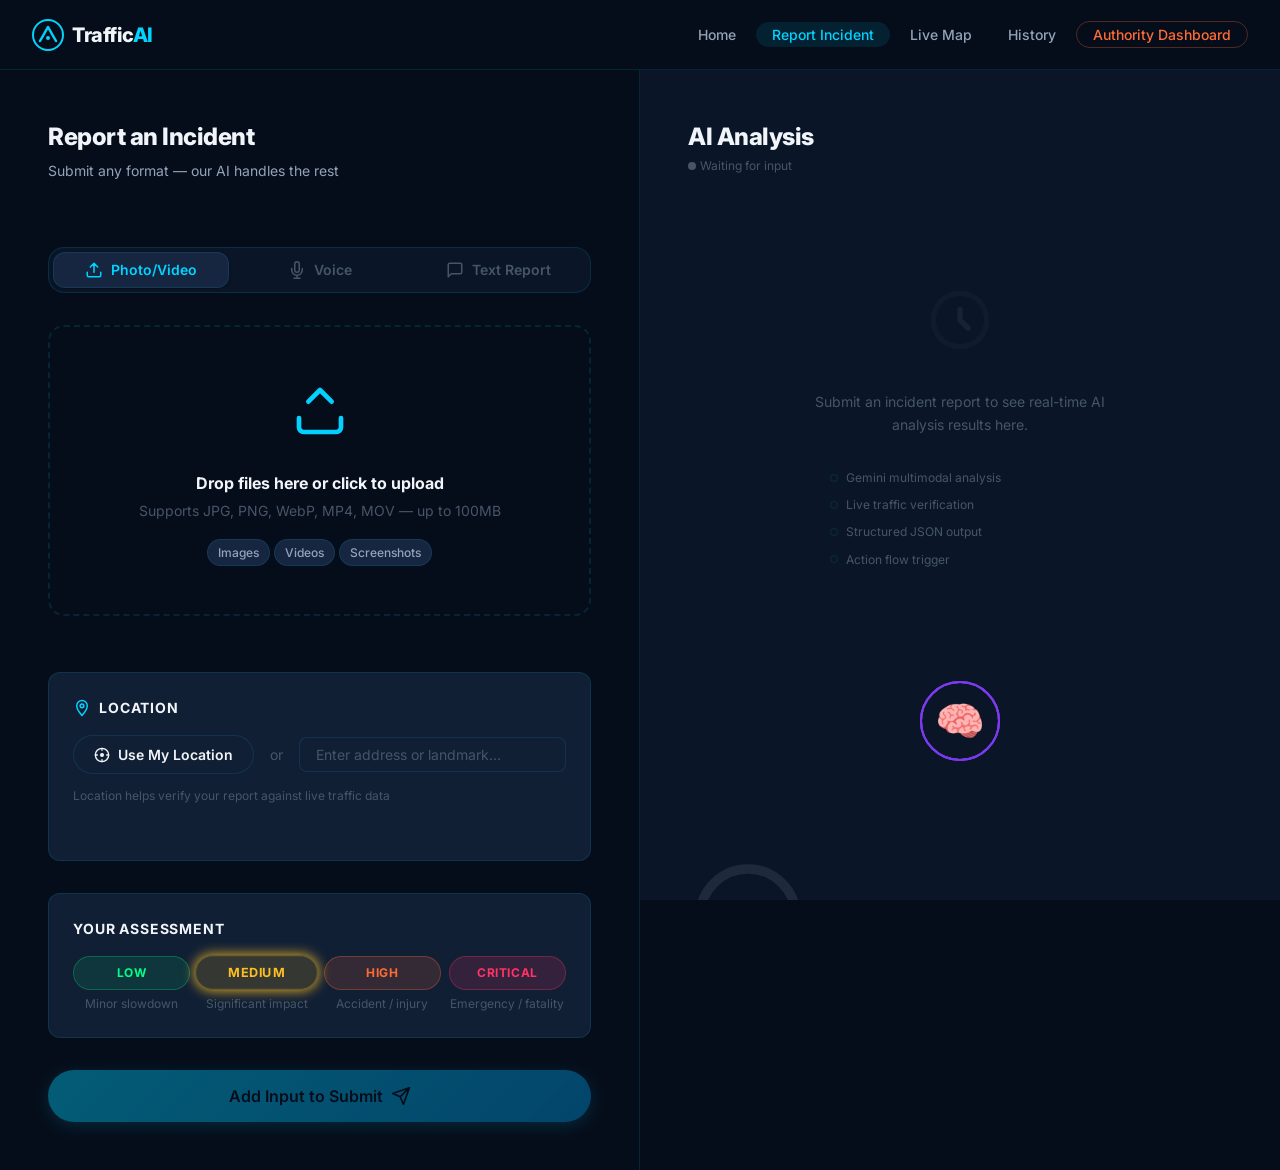
<file: report.html>
<!DOCTYPE html>
<html lang="en">
<head>
  <meta charset="UTF-8" />
  <meta name="viewport" content="width=device-width, initial-scale=1.0" />
  <meta name="description" content="Report a traffic incident with photos, videos, voice or text. AI-powered analysis provides immediate structured response." />
  <title>Report Incident – TrafficAI</title>
  <link rel="icon" href="assets/favicon.svg" type="image/svg+xml" />
  <link rel="preconnect" href="https://fonts.googleapis.com" />
  <link rel="preconnect" href="https://fonts.gstatic.com" crossorigin />
  <link href="https://fonts.googleapis.com/css2?family=Inter:wght@300;400;500;600;700;800&family=JetBrains+Mono:wght@400;500;600&display=swap" rel="stylesheet" />
  <link rel="stylesheet" href="css/main.css" />
  <link rel="stylesheet" href="css/report.css" />
</head>
<body>
  <a href="#main-content" class="skip-link">Skip to main content</a>

  <!-- Navigation -->
  <nav class="navbar" role="navigation" aria-label="Main navigation">
    <div class="nav-container">
      <a href="index.html" class="nav-logo" aria-label="TrafficAI Home">
        <div class="logo-icon" aria-hidden="true">
          <svg width="32" height="32" viewBox="0 0 32 32" fill="none">
            <circle cx="16" cy="16" r="15" stroke="url(#logoGradR)" stroke-width="2"/>
            <path d="M8 22L16 8L24 22" stroke="url(#logoGradR)" stroke-width="2.5" stroke-linecap="round" stroke-linejoin="round"/>
            <circle cx="16" cy="19" r="2" fill="#00d4ff"/>
            <defs>
              <linearGradient id="logoGradR" x1="0" y1="0" x2="32" y2="32">
                <stop offset="0%" stop-color="#00d4ff"/>
                <stop offset="100%" stop-color="#ff6b35"/>
              </linearGradient>
            </defs>
          </svg>
        </div>
        <span class="logo-text">Traffic<span class="logo-accent">AI</span></span>
      </a>
      <button class="nav-toggle" id="navToggle" aria-label="Toggle navigation menu" aria-expanded="false" aria-controls="navMenu">
        <span></span><span></span><span></span>
      </button>
      <ul class="nav-menu" id="navMenu" role="list">
        <li><a href="index.html" class="nav-link">Home</a></li>
        <li><a href="report.html" class="nav-link active" aria-current="page">Report Incident</a></li>
        <li><a href="map.html" class="nav-link">Live Map</a></li>
        <li><a href="history.html" class="nav-link">History</a></li>
        <li><a href="dashboard.html" class="nav-link nav-admin">Authority Dashboard</a></li>
      </ul>
    </div>
  </nav>

  <main id="main-content" class="report-main">
    <div class="report-layout">

      <!-- Left: Input Panel -->
      <section class="input-panel" aria-labelledby="report-heading">
        <div class="panel-header">
          <h1 id="report-heading">Report an Incident</h1>
          <p>Submit any format — our AI handles the rest</p>
        </div>

        <!-- Input Method Tabs -->
        <div class="input-tabs" role="tablist" aria-label="Input method selection">
          <button class="tab-btn active" role="tab" aria-selected="true" aria-controls="uploadPanel" id="tab-upload" data-tab="upload">
            <svg width="18" height="18" viewBox="0 0 24 24" fill="none" aria-hidden="true">
              <path d="M21 15v4a2 2 0 01-2 2H5a2 2 0 01-2-2v-4M17 8l-5-5-5 5M12 3v12" stroke="currentColor" stroke-width="2" stroke-linecap="round" stroke-linejoin="round"/>
            </svg>
            Photo/Video
          </button>
          <button class="tab-btn" role="tab" aria-selected="false" aria-controls="voicePanel" id="tab-voice" data-tab="voice">
            <svg width="18" height="18" viewBox="0 0 24 24" fill="none" aria-hidden="true">
              <path d="M12 1a3 3 0 00-3 3v8a3 3 0 006 0V4a3 3 0 00-3-3z" stroke="currentColor" stroke-width="2"/>
              <path d="M19 10v2a7 7 0 01-14 0v-2M12 19v4M8 23h8" stroke="currentColor" stroke-width="2" stroke-linecap="round"/>
            </svg>
            Voice
          </button>
          <button class="tab-btn" role="tab" aria-selected="false" aria-controls="textPanel" id="tab-text" data-tab="text">
            <svg width="18" height="18" viewBox="0 0 24 24" fill="none" aria-hidden="true">
              <path d="M21 15a2 2 0 01-2 2H7l-4 4V5a2 2 0 012-2h14a2 2 0 012 2z" stroke="currentColor" stroke-width="2" stroke-linejoin="round"/>
            </svg>
            Text Report
          </button>
        </div>

        <!-- Upload Panel -->
        <div id="uploadPanel" class="tab-panel active" role="tabpanel" aria-labelledby="tab-upload">
          <div class="upload-zone" id="uploadZone" role="button" tabindex="0" aria-label="Upload area: click to select files or drag and drop photos and videos">
            <input type="file" id="fileInput" accept="image/*,video/*" multiple aria-label="Select files to upload" class="file-input-hidden" />
            <div class="upload-icon" aria-hidden="true">
              <svg width="56" height="56" viewBox="0 0 24 24" fill="none">
                <path d="M21 15v4a2 2 0 01-2 2H5a2 2 0 01-2-2v-4" stroke="url(#uploadGrad)" stroke-width="2" stroke-linecap="round" stroke-linejoin="round"/>
                <polyline points="17 8 12 3 7 8" stroke="url(#uploadGrad)" stroke-width="2" stroke-linecap="round" stroke-linejoin="round"/>
                <line x1="12" y1="3" x2="12" y2="15" stroke="url(#uploadGrad)" stroke-width="2" stroke-linecap="round"/>
                <defs>
                  <linearGradient id="uploadGrad" x1="0" y1="0" x2="24" y2="24">
                    <stop offset="0%" stop-color="#00d4ff"/>
                    <stop offset="100%" stop-color="#7c3aed"/>
                  </linearGradient>
                </defs>
              </svg>
            </div>
            <h3>Drop files here or click to upload</h3>
            <p>Supports JPG, PNG, WebP, MP4, MOV — up to 100MB</p>
            <div class="upload-supported">
              <span class="tag">Images</span>
              <span class="tag">Videos</span>
              <span class="tag">Screenshots</span>
            </div>
          </div>
          <!-- Preview Area -->
          <div class="file-preview-area" id="filePreviewArea" aria-live="polite" aria-label="Uploaded files preview"></div>
          <!-- Upload Progress -->
          <div class="upload-progress" id="uploadProgress" aria-hidden="true">
            <div class="progress-header">
              <span>Uploading & Analyzing...</span>
              <span id="progressPct">0%</span>
            </div>
            <div class="progress-bar-outer" role="progressbar" aria-valuemin="0" aria-valuemax="100" aria-valuenow="0" aria-label="Upload progress">
              <div class="progress-bar-inner" id="progressBar"></div>
            </div>
            <div class="progress-steps" id="progressSteps">
              <div class="pstep active" id="pstep1">
                <div class="pstep-dot"></div>
                <span>Uploading to Cloud Storage</span>
              </div>
              <div class="pstep" id="pstep2">
                <div class="pstep-dot"></div>
                <span>Gemini Vision Analysis</span>
              </div>
              <div class="pstep" id="pstep3">
                <div class="pstep-dot"></div>
                <span>Live Traffic Verification</span>
              </div>
              <div class="pstep" id="pstep4">
                <div class="pstep-dot"></div>
                <span>Generating Structured Output</span>
              </div>
              <div class="pstep" id="pstep5">
                <div class="pstep-dot"></div>
                <span>Triggering Action Flow</span>
              </div>
            </div>
          </div>
        </div>

        <!-- Voice Panel -->
        <div id="voicePanel" class="tab-panel" role="tabpanel" aria-labelledby="tab-voice" hidden>
          <div class="voice-area">
            <div class="voice-visualizer" id="voiceVisualizer" aria-hidden="true">
              <div class="voice-rings">
                <div class="voice-ring ring1"></div>
                <div class="voice-ring ring2"></div>
                <div class="voice-ring ring3"></div>
              </div>
              <button id="voiceBtn" class="voice-record-btn" aria-label="Start voice recording" aria-pressed="false">
                <svg width="32" height="32" viewBox="0 0 24 24" fill="none" aria-hidden="true">
                  <path d="M12 1a3 3 0 00-3 3v8a3 3 0 006 0V4a3 3 0 00-3-3z" fill="currentColor"/>
                  <path d="M19 10v2a7 7 0 01-14 0v-2" stroke="currentColor" stroke-width="2" stroke-linecap="round"/>
                  <path d="M12 19v4M8 23h8" stroke="currentColor" stroke-width="2" stroke-linecap="round"/>
                </svg>
              </button>
            </div>
            <div class="voice-status" id="voiceStatus">
              <p class="voice-status-text" id="voiceStatusText">Press the mic to start recording</p>
              <p class="voice-timer" id="voiceTimer" aria-live="polite" aria-atomic="true">0:00</p>
            </div>
            <div class="transcription-area" id="transcriptionArea" aria-live="polite" aria-label="Voice transcription">
              <div class="transcription-header">
                <span>Live Transcription</span>
                <div class="transcription-indicator" id="transcriptionIndicator" aria-hidden="true"></div>
              </div>
              <div class="transcription-text" id="transcriptionText" role="log" aria-label="Transcribed text">
                Speak clearly and describe what you see. Include location if possible.
              </div>
            </div>
          </div>
        </div>

        <!-- Text Panel -->
        <div id="textPanel" class="tab-panel" role="tabpanel" aria-labelledby="tab-text" hidden>
          <div class="text-area-wrapper">
            <label for="textReport" class="form-label">Describe the incident</label>
            <textarea
              id="textReport"
              class="text-report-input"
              rows="6"
              placeholder="Example: There's a major accident on Highway 1 near the bridge. Two cars collided. There's debris on the road and traffic is backed up for about 2km..."
              maxlength="2000"
              aria-describedby="textReportHint textCharCount"
            ></textarea>
            <div class="textarea-footer">
              <span id="textReportHint" class="form-hint">Be as specific as possible — include location, what you see, and how severe the incident is.</span>
              <span id="textCharCount" class="char-count" aria-live="polite" aria-atomic="true">0 / 2000</span>
            </div>
          </div>
        </div>

        <!-- Common Location Field -->
        <div class="location-section" aria-labelledby="location-heading">
          <h3 id="location-heading" class="section-label">
            <svg width="18" height="18" viewBox="0 0 24 24" fill="none" aria-hidden="true">
              <path d="M12 2C8.13 2 5 5.13 5 9c0 5.25 7 13 7 13s7-7.75 7-13c0-3.87-3.13-7-7-7z" stroke="#00d4ff" stroke-width="2"/>
              <circle cx="12" cy="9" r="2.5" stroke="#00d4ff" stroke-width="2"/>
            </svg>
            Location
          </h3>
          <div class="location-options">
            <button class="btn btn-secondary" id="geolocateBtn" aria-label="Use my current GPS location">
              <svg width="16" height="16" viewBox="0 0 24 24" fill="none" aria-hidden="true">
                <circle cx="12" cy="12" r="10" stroke="currentColor" stroke-width="2"/>
                <circle cx="12" cy="12" r="3" fill="currentColor"/>
                <path d="M12 2v3M12 19v3M2 12h3M19 12h3" stroke="currentColor" stroke-width="2" stroke-linecap="round"/>
              </svg>
              Use My Location
            </button>
            <span class="location-or" aria-hidden="true">or</span>
            <input type="text" id="locationInput" class="location-input" placeholder="Enter address or landmark..." aria-label="Enter location manually" aria-describedby="locationHint" />
          </div>
          <span id="locationHint" class="form-hint">Location helps verify your report against live traffic data</span>
          <div class="location-confirmed" id="locationConfirmed" aria-live="polite"></div>
        </div>

        <!-- Severity Self-Assessment -->
        <div class="severity-select" aria-labelledby="severity-heading">
          <h3 id="severity-heading" class="section-label">Your Assessment</h3>
          <div class="severity-options" role="radiogroup" aria-labelledby="severity-heading">
            <label class="severity-option" for="sev-low">
              <input type="radio" id="sev-low" name="severity" value="low" aria-label="Low severity" />
              <div class="severity-badge low">Low</div>
              <span>Minor slowdown</span>
            </label>
            <label class="severity-option" for="sev-med">
              <input type="radio" id="sev-med" name="severity" value="medium" aria-label="Medium severity" checked />
              <div class="severity-badge medium">Medium</div>
              <span>Significant impact</span>
            </label>
            <label class="severity-option" for="sev-high">
              <input type="radio" id="sev-high" name="severity" value="high" aria-label="High severity" />
              <div class="severity-badge high">High</div>
              <span>Accident / injury</span>
            </label>
            <label class="severity-option" for="sev-crit">
              <input type="radio" id="sev-crit" name="severity" value="critical" aria-label="Critical severity" />
              <div class="severity-badge critical">Critical</div>
              <span>Emergency / fatality</span>
            </label>
          </div>
        </div>

        <!-- Submit Button -->
        <button class="btn btn-primary btn-large btn-submit" id="submitBtn" aria-label="Submit incident report for AI analysis" disabled>
          <span id="submitBtnText">Add Input to Submit</span>
          <svg width="20" height="20" viewBox="0 0 24 24" fill="none" aria-hidden="true">
            <path d="M22 2L11 13M22 2l-7 20-4-9-9-4 20-7z" stroke="currentColor" stroke-width="2" stroke-linecap="round" stroke-linejoin="round"/>
          </svg>
        </button>
      </section>

      <!-- Right: Analysis Panel -->
      <aside class="analysis-panel" aria-labelledby="analysis-heading" aria-live="polite">
        <div class="panel-header">
          <h2 id="analysis-heading">AI Analysis</h2>
          <div class="panel-status" id="panelStatus">
            <span class="status-dot idle" aria-hidden="true"></span>
            <span id="panelStatusText">Waiting for input</span>
          </div>
        </div>

        <!-- Waiting State -->
        <div class="analysis-placeholder" id="analysisPlaceholder">
          <div class="placeholder-icon" aria-hidden="true">
            <svg width="64" height="64" viewBox="0 0 24 24" fill="none">
              <circle cx="12" cy="12" r="10" stroke="#1e293b" stroke-width="2"/>
              <path d="M12 8v4l3 3" stroke="#334155" stroke-width="2" stroke-linecap="round"/>
            </svg>
          </div>
          <p>Submit an incident report to see real-time AI analysis results here.</p>
          <div class="placeholder-steps">
            <div class="placeholder-step">
              <div class="p-step-dot" aria-hidden="true"></div>
              <span>Gemini multimodal analysis</span>
            </div>
            <div class="placeholder-step">
              <div class="p-step-dot" aria-hidden="true"></div>
              <span>Live traffic verification</span>
            </div>
            <div class="placeholder-step">
              <div class="p-step-dot" aria-hidden="true"></div>
              <span>Structured JSON output</span>
            </div>
            <div class="placeholder-step">
              <div class="p-step-dot" aria-hidden="true"></div>
              <span>Action flow trigger</span>
            </div>
          </div>
        </div>

        <!-- Active Analysis State -->
        <div class="analysis-active" id="analysisActive" hidden>
          <div class="ai-processing">
            <div class="ai-brain" aria-hidden="true">
              <div class="brain-pulse"></div>
              <div class="brain-pulse pulse2"></div>
              <div class="brain-pulse pulse3"></div>
              <div class="brain-icon">🧠</div>
            </div>
            <div class="ai-steps" id="aiSteps" role="log" aria-label="AI processing steps" aria-live="polite">
              <!-- Animated by JS -->
            </div>
          </div>
        </div>

        <!-- Results State -->
        <div class="analysis-results" id="analysisResults" hidden aria-label="Analysis results">
          <!-- Confidence Score -->
          <div class="result-section">
            <div class="confidence-display">
              <div class="confidence-ring-outer" aria-hidden="true">
                <svg class="confidence-ring" viewBox="0 0 100 100" width="120" height="120">
                  <circle cx="50" cy="50" r="40" fill="none" stroke="#1e293b" stroke-width="8"/>
                  <circle cx="50" cy="50" r="40" fill="none" stroke="url(#confGrad)" stroke-width="8"
                    stroke-dasharray="251" stroke-dashoffset="251" id="confCircle"
                    stroke-linecap="round" transform="rotate(-90 50 50)"/>
                  <defs>
                    <linearGradient id="confGrad" x1="0" y1="0" x2="100%" y2="100%">
                      <stop offset="0%" stop-color="#00d4ff"/>
                      <stop offset="100%" stop-color="#00ff88"/>
                    </linearGradient>
                  </defs>
                </svg>
                <div class="confidence-value" id="confValue">0%</div>
              </div>
              <div class="confidence-info">
                <div class="result-label">AI Confidence</div>
                <div class="result-tags" id="resultTags">
                  <!-- Tags populated by JS -->
                </div>
              </div>
            </div>
          </div>

          <!-- Incident Details -->
          <div class="result-section">
            <h3 class="result-section-title">Incident Classification</h3>
            <div class="incident-details" id="incidentDetails">
              <!-- Populated by JS -->
            </div>
          </div>

          <!-- Actions Taken -->
          <div class="result-section">
            <h3 class="result-section-title">Actions Triggered</h3>
            <div class="actions-list" id="actionsList">
              <!-- Populated by JS -->
            </div>
          </div>

          <!-- Structured JSON Output -->
          <div class="result-section">
            <div class="json-header">
              <h3 class="result-section-title">Structured Output</h3>
              <button class="btn-copy" id="copyJsonBtn" aria-label="Copy JSON output to clipboard">
                <svg width="14" height="14" viewBox="0 0 24 24" fill="none" aria-hidden="true">
                  <rect x="9" y="9" width="13" height="13" rx="2" stroke="currentColor" stroke-width="2"/>
                  <path d="M5 15H4a2 2 0 01-2-2V4a2 2 0 012-2h9a2 2 0 012 2v1" stroke="currentColor" stroke-width="2"/>
                </svg>
                Copy JSON
              </button>
            </div>
            <pre class="json-output" id="jsonOutput"><code id="jsonCode"></code></pre>
          </div>

          <!-- Authority Alert Badge -->
          <div class="authority-alert" id="authorityAlert" hidden>
            <div class="alert-icon" aria-hidden="true">🚨</div>
            <div class="alert-content">
              <strong>Authorities Notified</strong>
              <p>Emergency services have been alerted due to high severity/confidence threshold.</p>
            </div>
          </div>
        </div>
      </aside>
    </div>
  </main>

  <script src="js/main.js"></script>
  <script src="js/report.js"></script>
</body>
</html>
</file>
<file: css/main.css>
/* ==============================================
   TrafficAI - Main Design System
   Core CSS: Variables, Reset, Base, Utilities,
   Navigation, Footer, Buttons
   ============================================== */

/* ---------- Google Fonts & Design Tokens ---------- */
:root {
  /* Color Palette */
  --color-bg:          #060d1a;
  --color-bg-2:        #0a1628;
  --color-bg-3:        #0f1e38;
  --color-surface:     #111f35;
  --color-surface-2:   #162540;
  --color-border:      rgba(0, 212, 255, 0.12);
  --color-border-2:    rgba(255, 255, 255, 0.06);

  /* Primary: Cyan */
  --cyan:              #00d4ff;
  --cyan-light:        #66e7ff;
  --cyan-dark:         #0099cc;
  --cyan-glow:         rgba(0, 212, 255, 0.15);

  /* Secondary: Orange */
  --orange:            #ff6b35;
  --orange-light:      #ff9166;
  --orange-dark:       #cc4a1a;
  --orange-glow:       rgba(255, 107, 53, 0.15);

  /* Accent: Purple */
  --purple:            #7c3aed;
  --purple-light:      #9d6af0;
  --purple-glow:       rgba(124, 58, 237, 0.15);

  /* Status Colors */
  --green:             #00ff88;
  --green-glow:        rgba(0, 255, 136, 0.15);
  --red:               #ff3366;
  --red-glow:          rgba(255, 51, 102, 0.15);
  --yellow:            #fbbf24;
  --yellow-glow:       rgba(251, 191, 36, 0.15);

  /* Severity Colors */
  --sev-critical:      #ff3366;
  --sev-high:          #ff6b35;
  --sev-medium:        #fbbf24;
  --sev-low:           #00ff88;

  /* Text */
  --text-primary:      #f1f5f9;
  --text-secondary:    #94a3b8;
  --text-muted:        #475569;
  --text-inverse:      #060d1a;

  /* Spacing */
  --space-xs:  0.25rem;
  --space-sm:  0.5rem;
  --space-md:  1rem;
  --space-lg:  1.5rem;
  --space-xl:  2rem;
  --space-2xl: 3rem;
  --space-3xl: 4rem;

  /* Typography */
  --font-sans: 'Inter', -apple-system, BlinkMacSystemFont, 'Segoe UI', sans-serif;
  --font-mono: 'JetBrains Mono', 'Fira Code', monospace;

  --text-xs:   0.75rem;
  --text-sm:   0.875rem;
  --text-base: 1rem;
  --text-lg:   1.125rem;
  --text-xl:   1.25rem;
  --text-2xl:  1.5rem;
  --text-3xl:  1.875rem;
  --text-4xl:  2.25rem;
  --text-5xl:  3rem;
  --text-6xl:  3.75rem;

  /* Borders & Radii */
  --radius-sm:  4px;
  --radius-md:  8px;
  --radius-lg:  12px;
  --radius-xl:  16px;
  --radius-2xl: 24px;
  --radius-full: 9999px;

  /* Shadows */
  --shadow-sm:   0 1px 3px rgba(0,0,0,0.4);
  --shadow-md:   0 4px 16px rgba(0,0,0,0.6);
  --shadow-lg:   0 8px 32px rgba(0,0,0,0.7);
  --shadow-cyan: 0 0 24px rgba(0,212,255,0.2);
  --shadow-orange: 0 0 24px rgba(255,107,53,0.2);

  /* Transitions */
  --transition-fast:   150ms ease;
  --transition-base:   250ms ease;
  --transition-slow:   400ms ease;

  /* Navbar */
  --navbar-height: 70px;
}

/* ---------- Reset & Base ---------- */
*, *::before, *::after {
  box-sizing: border-box;
  margin: 0;
  padding: 0;
}

html {
  scroll-behavior: smooth;
  font-size: 16px;
  -webkit-text-size-adjust: 100%;
}

body {
  font-family: var(--font-sans);
  background: var(--color-bg);
  color: var(--text-primary);
  line-height: 1.6;
  min-height: 100vh;
  overflow-x: hidden;
  -webkit-font-smoothing: antialiased;
  -moz-osx-font-smoothing: grayscale;
}

img, video {
  max-width: 100%;
  height: auto;
  display: block;
}

ul { list-style: none; }
a { text-decoration: none; color: inherit; }
button { cursor: pointer; border: none; background: none; font-family: inherit; }
input, textarea, select { font-family: inherit; }

/* ---------- Accessibility ---------- */
.skip-link {
  position: absolute;
  top: -100%;
  left: 0;
  background: var(--cyan);
  color: var(--text-inverse);
  padding: var(--space-sm) var(--space-md);
  font-weight: 600;
  font-size: var(--text-sm);
  z-index: 10000;
  border-radius: 0 0 var(--radius-md) 0;
  transition: top var(--transition-fast);
}
.skip-link:focus { top: 0; }

.sr-only {
  position: absolute;
  width: 1px;
  height: 1px;
  padding: 0;
  margin: -1px;
  overflow: hidden;
  clip: rect(0,0,0,0);
  white-space: nowrap;
  border: 0;
}

/* Focus Styles */
:focus-visible {
  outline: 2px solid var(--cyan);
  outline-offset: 3px;
  border-radius: var(--radius-sm);
}
:focus:not(:focus-visible) { outline: none; }

/* ---------- Scrollbar ---------- */
::-webkit-scrollbar { width: 6px; height: 6px; }
::-webkit-scrollbar-track { background: var(--color-bg-2); }
::-webkit-scrollbar-thumb { background: var(--color-surface-2); border-radius: 3px; }
::-webkit-scrollbar-thumb:hover { background: var(--color-border); }

/* ---------- Selection ---------- */
::selection {
  background: rgba(0, 212, 255, 0.25);
  color: var(--text-primary);
}

/* ---------- Navbar ---------- */
.navbar {
  position: fixed;
  top: 0;
  left: 0;
  right: 0;
  height: var(--navbar-height);
  background: rgba(6, 13, 26, 0.85);
  backdrop-filter: blur(20px) saturate(1.5);
  -webkit-backdrop-filter: blur(20px) saturate(1.5);
  border-bottom: 1px solid var(--color-border);
  z-index: 1000;
  transition: background var(--transition-base);
}

.nav-container {
  max-width: 1400px;
  margin: 0 auto;
  padding: 0 var(--space-xl);
  height: 100%;
  display: flex;
  align-items: center;
  gap: var(--space-xl);
}

.nav-logo {
  display: flex;
  align-items: center;
  gap: var(--space-sm);
  flex-shrink: 0;
}
.logo-icon { display: flex; align-items: center; }
.logo-text {
  font-size: var(--text-xl);
  font-weight: 800;
  letter-spacing: -0.5px;
  color: var(--text-primary);
}
.logo-accent { color: var(--cyan); }

.nav-menu {
  display: flex;
  align-items: center;
  gap: var(--space-xs);
  margin-left: auto;
}
.nav-link {
  font-size: var(--text-sm);
  font-weight: 500;
  color: var(--text-secondary);
  padding: var(--space-xs) var(--space-md);
  border-radius: var(--radius-full);
  transition: color var(--transition-fast), background var(--transition-fast);
  white-space: nowrap;
}
.nav-link:hover { color: var(--text-primary); background: var(--color-surface); }
.nav-link.active {
  color: var(--cyan);
  background: rgba(0, 212, 255, 0.1);
}
.nav-link.nav-admin {
  color: var(--orange);
  border: 1px solid rgba(255, 107, 53, 0.3);
}
.nav-link.nav-admin:hover {
  background: rgba(255, 107, 53, 0.1);
  border-color: var(--orange);
}
.nav-link.nav-admin.active {
  background: var(--orange-glow);
  border-color: var(--orange);
  color: var(--orange);
}

.nav-cta { margin-left: var(--space-md); flex-shrink: 0; }

.nav-toggle {
  display: none;
  flex-direction: column;
  gap: 5px;
  padding: var(--space-sm);
  margin-left: auto;
}
.nav-toggle span {
  display: block;
  width: 22px;
  height: 2px;
  background: var(--text-secondary);
  border-radius: 1px;
  transition: transform var(--transition-base), opacity var(--transition-base);
}
.nav-toggle.open span:nth-child(1) { transform: translateY(7px) rotate(45deg); }
.nav-toggle.open span:nth-child(2) { opacity: 0; }
.nav-toggle.open span:nth-child(3) { transform: translateY(-7px) rotate(-45deg); }

.auth-badge {
  display: flex;
  align-items: center;
  gap: var(--space-sm);
  padding: 6px 14px;
  background: var(--purple-glow);
  border: 1px solid rgba(124, 58, 237, 0.3);
  border-radius: var(--radius-full);
  font-size: var(--text-sm);
  font-weight: 500;
  color: var(--purple-light);
  margin-left: auto;
}
.auth-avatar {
  width: 28px;
  height: 28px;
  background: var(--purple);
  border-radius: 50%;
  display: flex;
  align-items: center;
  justify-content: center;
  font-size: var(--text-xs);
  font-weight: 700;
  color: white;
}

/* ---------- Buttons ---------- */
.btn {
  display: inline-flex;
  align-items: center;
  gap: var(--space-sm);
  padding: 0.625rem 1.25rem;
  font-size: var(--text-sm);
  font-weight: 600;
  border-radius: var(--radius-full);
  transition: all var(--transition-base);
  white-space: nowrap;
  position: relative;
  overflow: hidden;
}

.btn::after {
  content: '';
  position: absolute;
  inset: 0;
  background: rgba(255,255,255,0.08);
  opacity: 0;
  transition: opacity var(--transition-fast);
}
.btn:hover::after { opacity: 1; }

.btn-primary {
  background: linear-gradient(135deg, var(--cyan) 0%, #0099e6 100%);
  color: var(--text-inverse);
  box-shadow: 0 4px 16px rgba(0, 212, 255, 0.35);
}
.btn-primary:hover {
  transform: translateY(-1px);
  box-shadow: 0 6px 24px rgba(0, 212, 255, 0.5);
}
.btn-primary:active { transform: translateY(0); }

.btn-secondary {
  background: var(--color-surface);
  color: var(--text-primary);
  border: 1px solid var(--color-border);
}
.btn-secondary:hover {
  background: var(--color-surface-2);
  border-color: rgba(0, 212, 255, 0.3);
  color: var(--cyan);
}

.btn-outline {
  background: transparent;
  color: var(--text-secondary);
  border: 1px solid var(--color-border-2);
}
.btn-outline:hover {
  background: var(--color-surface);
  border-color: var(--color-border);
  color: var(--text-primary);
}

.btn-large {
  padding: 0.875rem 1.75rem;
  font-size: var(--text-base);
}

.btn:disabled {
  opacity: 0.4;
  cursor: not-allowed;
  pointer-events: none;
}

/* ---------- Severity Badges ---------- */
.severity-badge {
  display: inline-flex;
  align-items: center;
  padding: 2px 10px;
  border-radius: var(--radius-full);
  font-size: var(--text-xs);
  font-weight: 700;
  letter-spacing: 0.05em;
  text-transform: uppercase;
}
.severity-badge.critical, .sev-critical-badge {
  background: rgba(255, 51, 102, 0.15);
  color: var(--sev-critical);
  border: 1px solid rgba(255, 51, 102, 0.3);
}
.severity-badge.high, .sev-high-badge {
  background: rgba(255, 107, 53, 0.15);
  color: var(--sev-high);
  border: 1px solid rgba(255, 107, 53, 0.3);
}
.severity-badge.medium, .sev-medium-badge {
  background: rgba(251, 191, 36, 0.15);
  color: var(--sev-medium);
  border: 1px solid rgba(251, 191, 36, 0.3);
}
.severity-badge.low, .sev-low-badge {
  background: rgba(0, 255, 136, 0.1);
  color: var(--sev-low);
  border: 1px solid rgba(0, 255, 136, 0.25);
}

/* ---------- General Tags ---------- */
.tag {
  display: inline-block;
  padding: 3px 10px;
  background: var(--color-surface-2);
  border: 1px solid var(--color-border);
  border-radius: var(--radius-full);
  font-size: var(--text-xs);
  font-weight: 500;
  color: var(--text-secondary);
  transition: all var(--transition-fast);
}
.tag:hover { border-color: var(--cyan); color: var(--cyan); }

/* ---------- Section Layout ---------- */
.section-container {
  max-width: 1280px;
  margin: 0 auto;
  padding: var(--space-3xl) var(--space-xl);
}

.section-header {
  text-align: center;
  margin-bottom: var(--space-3xl);
}
.section-header h2 {
  font-size: var(--text-4xl);
  font-weight: 800;
  letter-spacing: -1px;
  margin: var(--space-md) 0;
  background: linear-gradient(135deg, var(--text-primary) 0%, var(--text-secondary) 100%);
  -webkit-background-clip: text;
  -webkit-text-fill-color: transparent;
  background-clip: text;
}
.section-header p {
  font-size: var(--text-lg);
  color: var(--text-secondary);
  max-width: 600px;
  margin: 0 auto;
}

.section-badge {
  display: inline-flex;
  align-items: center;
  gap: var(--space-sm);
  padding: 5px 16px;
  background: rgba(0, 212, 255, 0.08);
  border: 1px solid rgba(0, 212, 255, 0.2);
  border-radius: var(--radius-full);
  font-size: var(--text-xs);
  font-weight: 600;
  color: var(--cyan);
  letter-spacing: 0.08em;
  text-transform: uppercase;
  margin-bottom: var(--space-md);
}

/* ---------- Card Base ---------- */
.card {
  background: var(--color-surface);
  border: 1px solid var(--color-border);
  border-radius: var(--radius-xl);
  padding: var(--space-xl);
  transition: border-color var(--transition-base), box-shadow var(--transition-base);
}
.card:hover {
  border-color: rgba(0, 212, 255, 0.25);
  box-shadow: var(--shadow-cyan);
}

/* ---------- Status Dots ---------- */
.status-dot {
  width: 8px;
  height: 8px;
  border-radius: 50%;
  display: inline-block;
  flex-shrink: 0;
}
.status-dot.active, .live-dot {
  background: var(--green);
  box-shadow: 0 0 8px var(--green-glow);
  animation: pulse 2s infinite;
}
.status-dot.idle { background: var(--text-muted); }
.status-dot.error { background: var(--red); }
.status-dot.warning { background: var(--yellow); }

@keyframes pulse {
  0%, 100% { opacity: 1; transform: scale(1); }
  50% { opacity: 0.7; transform: scale(0.85); }
}

/* ---------- Page Title Bars ---------- */
.page-header {
  display: flex;
  align-items: flex-start;
  justify-content: space-between;
  gap: var(--space-md);
  padding: var(--space-2xl) var(--space-2xl) var(--space-lg);
  flex-wrap: wrap;
}
.page-header h1 {
  font-size: var(--text-3xl);
  font-weight: 800;
  letter-spacing: -0.5px;
}
.page-header p {
  color: var(--text-secondary);
  font-size: var(--text-base);
  margin-top: var(--space-xs);
}

/* ---------- Section Title Row ---------- */
.section-title-row {
  display: flex;
  align-items: center;
  justify-content: space-between;
  gap: var(--space-md);
  margin-bottom: var(--space-lg);
}
.section-title-row h2, .section-title-row h3 {
  font-size: var(--text-xl);
  font-weight: 700;
  letter-spacing: -0.25px;
}

/* ---------- JSON Code Block ---------- */
.json-output {
  background: var(--color-bg);
  border: 1px solid var(--color-border);
  border-radius: var(--radius-md);
  padding: var(--space-md);
  overflow-x: auto;
  max-height: 300px;
  overflow-y: auto;
}
.json-output code {
  font-family: var(--font-mono);
  font-size: var(--text-xs);
  color: var(--cyan-light);
  white-space: pre;
  display: block;
}

/* ---------- Forms ---------- */
.form-label {
  display: block;
  font-size: var(--text-sm);
  font-weight: 600;
  color: var(--text-secondary);
  margin-bottom: var(--space-sm);
}
.form-hint {
  font-size: var(--text-xs);
  color: var(--text-muted);
}

input[type="text"],
input[type="search"],
input[type="email"],
select,
textarea {
  width: 100%;
  background: var(--color-surface);
  border: 1px solid var(--color-border);
  border-radius: var(--radius-md);
  color: var(--text-primary);
  font-size: var(--text-sm);
  padding: var(--space-sm) var(--space-md);
  transition: border-color var(--transition-fast), box-shadow var(--transition-fast);
}
input[type="text"]:focus,
input[type="search"]:focus,
input[type="email"]:focus,
select:focus,
textarea:focus {
  outline: none;
  border-color: var(--cyan);
  box-shadow: 0 0 0 3px var(--cyan-glow);
}
input::placeholder, textarea::placeholder { color: var(--text-muted); }
select { appearance: none; cursor: pointer; }
select option { background: var(--color-surface-2); color: var(--text-primary); }

/* ---------- Panel Structure ---------- */
.panel-header {
  margin-bottom: var(--space-xl);
}
.panel-header h1, .panel-header h2 {
  font-size: var(--text-2xl);
  font-weight: 800;
  letter-spacing: -0.5px;
}
.panel-header p {
  color: var(--text-secondary);
  font-size: var(--text-sm);
  margin-top: var(--space-xs);
}

/* ---------- View All Link ---------- */
.view-all-link {
  font-size: var(--text-sm);
  color: var(--cyan);
  font-weight: 500;
  white-space: nowrap;
  transition: opacity var(--transition-fast);
}
.view-all-link:hover { opacity: 0.75; }

/* ---------- Footer ---------- */
.footer {
  background: var(--color-bg-2);
  border-top: 1px solid var(--color-border);
  margin-top: var(--space-3xl);
}
.footer-container {
  max-width: 1280px;
  margin: 0 auto;
  padding: var(--space-3xl) var(--space-xl);
  display: grid;
  grid-template-columns: 1.5fr 1fr 1fr 1fr;
  gap: var(--space-2xl);
}
.footer-brand .footer-logo {
  display: flex;
  align-items: center;
  gap: var(--space-sm);
  font-size: var(--text-xl);
  font-weight: 800;
  color: var(--text-primary);
  margin-bottom: var(--space-md);
}
.footer-brand .footer-logo span span { color: var(--cyan); }
.footer-brand p {
  color: var(--text-secondary);
  font-size: var(--text-sm);
  line-height: 1.7;
  max-width: 280px;
}
.footer-col h4 {
  font-size: var(--text-sm);
  font-weight: 700;
  color: var(--text-primary);
  margin-bottom: var(--space-md);
  text-transform: uppercase;
  letter-spacing: 0.08em;
}
.footer-col ul { display: flex; flex-direction: column; gap: var(--space-sm); }
.footer-col a {
  font-size: var(--text-sm);
  color: var(--text-muted);
  transition: color var(--transition-fast);
}
.footer-col a:hover { color: var(--cyan); }
.footer-bottom {
  max-width: 1280px;
  margin: 0 auto;
  padding: var(--space-lg) var(--space-xl);
  border-top: 1px solid var(--color-border-2);
  display: flex;
  justify-content: space-between;
  align-items: center;
  gap: var(--space-md);
  flex-wrap: wrap;
}
.footer-bottom p {
  font-size: var(--text-sm);
  color: var(--text-muted);
}
.footer-status {
  display: flex;
  align-items: center;
  gap: 6px;
  font-size: var(--text-xs);
  color: var(--green);
}
.footer-status .status-dot { background: var(--green); box-shadow: 0 0 6px var(--green); }

/* ---------- Incident Cards (shared) ---------- */
.incident-card {
  background: var(--color-surface);
  border: 1px solid var(--color-border);
  border-radius: var(--radius-lg);
  padding: var(--space-lg);
  transition: all var(--transition-base);
  cursor: pointer;
  position: relative;
  overflow: hidden;
}
.incident-card::before {
  content: '';
  position: absolute;
  left: 0;
  top: 0;
  bottom: 0;
  width: 3px;
}
.incident-card.critical::before { background: var(--sev-critical); }
.incident-card.high::before { background: var(--sev-high); }
.incident-card.medium::before { background: var(--sev-medium); }
.incident-card.low::before { background: var(--sev-low); }
.incident-card:hover {
  border-color: rgba(0, 212, 255, 0.3);
  transform: translateY(-2px);
  box-shadow: var(--shadow-md);
}

.incident-card-header {
  display: flex;
  justify-content: space-between;
  align-items: flex-start;
  gap: var(--space-sm);
  margin-bottom: var(--space-sm);
}
.incident-title {
  font-size: var(--text-sm);
  font-weight: 700;
  color: var(--text-primary);
}
.incident-meta {
  display: flex;
  gap: var(--space-sm);
  align-items: center;
  flex-wrap: wrap;
  margin-top: var(--space-xs);
}
.incident-time, .incident-location {
  font-size: var(--text-xs);
  color: var(--text-muted);
  display: flex;
  align-items: center;
  gap: 3px;
}
.incident-confidence {
  font-size: var(--text-xs);
  font-weight: 600;
  color: var(--cyan);
  background: var(--cyan-glow);
  padding: 2px 8px;
  border-radius: var(--radius-full);
}

/* ---------- Glassmorphism Card ---------- */
.glass-card {
  background: rgba(15, 30, 56, 0.6);
  backdrop-filter: blur(20px);
  -webkit-backdrop-filter: blur(20px);
  border: 1px solid var(--color-border);
  border-radius: var(--radius-xl);
}

/* ---------- Animations ---------- */
@keyframes fadeIn {
  from { opacity: 0; transform: translateY(16px); }
  to { opacity: 1; transform: translateY(0); }
}
@keyframes fadeInLeft {
  from { opacity: 0; transform: translateX(-16px); }
  to { opacity: 1; transform: translateX(0); }
}
@keyframes slide-up {
  from { opacity: 0; transform: translateY(32px); }
  to { opacity: 1; transform: translateY(0); }
}
@keyframes shimmer {
  0% { background-position: -200% center; }
  100% { background-position: 200% center; }
}
@keyframes spin {
  to { transform: rotate(360deg); }
}
@keyframes float {
  0%, 100% { transform: translateY(0); }
  50% { transform: translateY(-8px); }
}
@keyframes glow-pulse {
  0%, 100% { box-shadow: 0 0 12px rgba(0,212,255,0.2); }
  50% { box-shadow: 0 0 28px rgba(0,212,255,0.5); }
}
@keyframes slideInRight {
  from { opacity: 0; transform: translateX(24px); }
  to { opacity: 1; transform: translateX(0); }
}

/* ---------- Loading Spinner ---------- */
.spinner {
  width: 20px;
  height: 20px;
  border: 2px solid var(--color-border);
  border-top-color: var(--cyan);
  border-radius: 50%;
  animation: spin 0.8s linear infinite;
  display: inline-block;
}

/* ---------- Alert Notification ---------- */
.toast-container {
  position: fixed;
  top: calc(var(--navbar-height) + var(--space-md));
  right: var(--space-lg);
  z-index: 2000;
  display: flex;
  flex-direction: column;
  gap: var(--space-sm);
  pointer-events: none;
}
.toast {
  display: flex;
  align-items: flex-start;
  gap: var(--space-sm);
  padding: var(--space-md) var(--space-lg);
  background: var(--color-surface);
  border: 1px solid var(--color-border);
  border-radius: var(--radius-lg);
  box-shadow: var(--shadow-lg);
  max-width: 360px;
  pointer-events: all;
  animation: slideInRight 0.3s ease;
}
.toast.error { border-color: var(--red); }
.toast.success { border-color: var(--green); }
.toast.warning { border-color: var(--yellow); }
.toast-icon { font-size: var(--text-xl); flex-shrink: 0; }
.toast-body { flex: 1; }
.toast-title { font-size: var(--text-sm); font-weight: 700; color: var(--text-primary); }
.toast-msg { font-size: var(--text-xs); color: var(--text-secondary); margin-top: 2px; }

/* ---------- Section Label (small heading) ---------- */
.section-label {
  display: flex;
  align-items: center;
  gap: var(--space-sm);
  font-size: var(--text-sm);
  font-weight: 700;
  color: var(--text-primary);
  margin-bottom: var(--space-md);
  text-transform: uppercase;
  letter-spacing: 0.06em;
}

/* ---------- Progress Bar ---------- */
.progress-bar-outer {
  width: 100%;
  height: 6px;
  background: var(--color-surface-2);
  border-radius: var(--radius-full);
  overflow: hidden;
}
.progress-bar-inner {
  height: 100%;
  background: linear-gradient(90deg, var(--cyan), var(--purple));
  border-radius: var(--radius-full);
  width: 0%;
  transition: width var(--transition-slow);
}

/* ---------- Responsive ---------- */
@media (max-width: 1024px) {
  .footer-container {
    grid-template-columns: 1fr 1fr;
  }
  .section-header h2 { font-size: var(--text-3xl); }
}

@media (max-width: 768px) {
  :root { --navbar-height: 64px; }

  .nav-menu {
    position: fixed;
    top: var(--navbar-height);
    left: 0;
    right: 0;
    background: rgba(6, 13, 26, 0.98);
    backdrop-filter: blur(20px);
    flex-direction: column;
    padding: var(--space-lg);
    gap: var(--space-xs);
    transform: translateY(-110%);
    transition: transform var(--transition-base);
    border-bottom: 1px solid var(--color-border);
    z-index: 999;
  }
  .nav-menu.open { transform: translateY(0); }
  .nav-toggle { display: flex; }
  .nav-cta { display: none; }
  .auth-badge { font-size: var(--text-xs); }
  .auth-badge span { display: none; }

  .footer-container {
    grid-template-columns: 1fr;
    gap: var(--space-xl);
  }
  .footer-bottom {
    flex-direction: column;
    text-align: center;
  }
  .section-header h2 { font-size: var(--text-2xl); }
  .section-container { padding: var(--space-2xl) var(--space-md); }
  .page-header { padding: var(--space-xl) var(--space-md) var(--space-md); }
}

@media (max-width: 480px) {
  .btn-large { padding: 0.75rem 1.25rem; font-size: var(--text-sm); }
  .section-header h2 { font-size: var(--text-xl); }
}

/* ---------- Reduced Motion ---------- */
@media (prefers-reduced-motion: reduce) {
  *, *::before, *::after {
    animation-duration: 0.01ms !important;
    animation-iteration-count: 1 !important;
    transition-duration: 0.01ms !important;
  }
}
</file>
<file: css/landing.css>
/* ==============================================
   TrafficAI - Landing Page Styles
   ============================================== */

/* ---------- Hero ---------- */
.hero {
  min-height: 100vh;
  padding-top: var(--navbar-height);
  display: flex;
  align-items: center;
  position: relative;
  overflow: hidden;
}

.hero-bg-grid {
  position: absolute;
  inset: 0;
  background-image:
    linear-gradient(rgba(0, 212, 255, 0.04) 1px, transparent 1px),
    linear-gradient(90deg, rgba(0, 212, 255, 0.04) 1px, transparent 1px);
  background-size: 60px 60px;
  mask-image: radial-gradient(ellipse 80% 60% at 50% 40%, black 40%, transparent 100%);
  pointer-events: none;
}

.hero-particles {
  position: absolute;
  inset: 0;
  pointer-events: none;
  overflow: hidden;
}
.hero-particle {
  position: absolute;
  width: 2px;
  height: 2px;
  background: var(--cyan);
  border-radius: 50%;
  animation: float linear infinite;
  opacity: 0;
}

.hero-container {
  max-width: 1280px;
  margin: 0 auto;
  padding: var(--space-3xl) var(--space-xl);
  display: flex;
  flex-direction: column;
  align-items: flex-start;
  gap: var(--space-xl);
  position: relative;
  z-index: 1;
  flex: 1;
  max-width: 700px;
}

.hero-badge {
  display: inline-flex;
  align-items: center;
  gap: var(--space-sm);
  padding: 6px 16px;
  background: rgba(0, 255, 136, 0.08);
  border: 1px solid rgba(0, 255, 136, 0.3);
  border-radius: var(--radius-full);
  font-size: var(--text-xs);
  font-weight: 600;
  color: var(--green);
  letter-spacing: 0.06em;
  animation: fadeIn 0.6s ease both;
}
.badge-dot {
  width: 6px;
  height: 6px;
  background: var(--green);
  border-radius: 50%;
  animation: pulse 2s infinite;
  box-shadow: 0 0 6px var(--green);
}

.hero-title {
  font-size: clamp(2.5rem, 5vw, 4rem);
  font-weight: 900;
  letter-spacing: -2px;
  line-height: 1.05;
  color: var(--text-primary);
  animation: fadeIn 0.6s 0.1s ease both;
}
.hero-arrow {
  color: var(--text-muted);
  display: inline-block;
  margin: 0 0.2em;
}
.hero-highlight {
  background: linear-gradient(135deg, var(--cyan) 0%, var(--purple-light) 50%, var(--orange) 100%);
  -webkit-background-clip: text;
  -webkit-text-fill-color: transparent;
  background-clip: text;
}

.hero-subtitle {
  font-size: var(--text-lg);
  color: var(--text-secondary);
  line-height: 1.7;
  max-width: 580px;
  animation: fadeIn 0.6s 0.2s ease both;
}
.hero-subtitle strong { color: var(--cyan); font-weight: 600; }

/* Hero Stats */
.hero-stats {
  display: flex;
  align-items: center;
  gap: var(--space-lg);
  flex-wrap: wrap;
  animation: fadeIn 0.6s 0.3s ease both;
}
.stat-item {
  text-align: center;
}
.stat-number {
  display: block;
  font-size: var(--text-3xl);
  font-weight: 900;
  color: var(--cyan);
  letter-spacing: -1px;
  font-variant-numeric: tabular-nums;
}
.stat-label {
  display: block;
  font-size: var(--text-xs);
  color: var(--text-muted);
  font-weight: 500;
  text-transform: uppercase;
  letter-spacing: 0.08em;
  margin-top: 2px;
}
.stat-divider {
  width: 1px;
  height: 40px;
  background: var(--color-border);
}

/* Hero Actions */
.hero-actions {
  display: flex;
  gap: var(--space-md);
  flex-wrap: wrap;
  animation: fadeIn 0.6s 0.4s ease both;
}

/* Hero Visual (Right Side) */
.hero-visual {
  position: absolute;
  right: -2%;
  top: 50%;
  transform: translateY(-50%);
  width: min(520px, 42vw);
  animation: slideInRight 0.8s 0.3s ease both;
}
@media (max-width: 1100px) { .hero-visual { display: none; } }
@media (min-width: 1100px) { .hero { padding: 0 5%; } .hero-container { padding: var(--space-3xl) 0; } }

/* Dashboard Preview Card */
.hero-dashboard-preview {
  background: rgba(15, 30, 56, 0.8);
  backdrop-filter: blur(30px);
  border: 1px solid var(--color-border);
  border-radius: var(--radius-xl);
  overflow: hidden;
  box-shadow: 0 24px 64px rgba(0,0,0,0.7), var(--shadow-cyan);
  animation: float 6s ease-in-out infinite;
}

.preview-header {
  display: flex;
  align-items: center;
  gap: var(--space-xs);
  padding: var(--space-md) var(--space-lg);
  background: var(--color-surface);
  border-bottom: 1px solid var(--color-border);
}
.preview-dot {
  width: 10px; height: 10px;
  border-radius: 50%;
}
.preview-dot.red { background: #ff5f56; }
.preview-dot.yellow { background: #febc2e; }
.preview-dot.green { background: #28c840; }
.preview-title {
  font-size: var(--text-xs);
  color: var(--text-muted);
  font-family: var(--font-mono);
  margin-left: var(--space-sm);
}

.preview-content { padding: var(--space-lg); display: flex; flex-direction: column; gap: var(--space-lg); }

.preview-input-area {
  background: var(--color-bg);
  border: 1px dashed var(--color-border);
  border-radius: var(--radius-md);
  padding: var(--space-lg);
  text-align: center;
}
.preview-icon { font-size: 2rem; margin-bottom: var(--space-sm); }
.preview-text {
  font-size: var(--text-xs);
  color: var(--text-muted);
  font-family: var(--font-mono);
  margin-bottom: var(--space-md);
}
.preview-bar {
  height: 4px;
  background: var(--color-surface-2);
  border-radius: var(--radius-full);
  overflow: hidden;
}
.preview-bar-fill {
  height: 100%;
  background: linear-gradient(90deg, var(--cyan), var(--purple));
  border-radius: var(--radius-full);
  width: 0%;
  animation: analyzeBar 3s ease-in-out infinite;
}
@keyframes analyzeBar {
  0% { width: 0%; }
  70% { width: 100%; }
  100% { width: 100%; opacity: 0; }
}

.preview-output { display: flex; flex-direction: column; gap: var(--space-sm); }
.preview-tag {
  display: inline-block;
  padding: 4px 12px;
  border-radius: var(--radius-full);
  font-size: var(--text-xs);
  font-weight: 700;
  font-family: var(--font-mono);
  letter-spacing: 0.05em;
  animation: fadeIn 0.4s ease both;
}
.preview-tag.severity-high { background: var(--orange-glow); color: var(--orange); border: 1px solid rgba(255,107,53,0.3); }
.preview-tag.confidence { background: var(--cyan-glow); color: var(--cyan); border: 1px solid rgba(0,212,255,0.3); }
.preview-tag.incident { background: var(--red-glow); color: var(--red); border: 1px solid rgba(255,51,102,0.3); animation-delay: 0.2s; }
.preview-json {
  background: var(--color-bg);
  border: 1px solid var(--color-border);
  border-radius: var(--radius-sm);
  padding: var(--space-sm);
  margin-top: var(--space-xs);
}
.preview-json pre { margin: 0; }
.preview-json code {
  font-family: var(--font-mono);
  font-size: 11px;
  color: var(--cyan-light);
  line-height: 1.6;
}

/* Hero Scroll Indicator */
.hero-scroll {
  position: absolute;
  bottom: var(--space-2xl);
  left: 50%;
  transform: translateX(-50%);
  display: flex;
  flex-direction: column;
  align-items: center;
  gap: var(--space-sm);
  font-size: var(--text-xs);
  color: var(--text-muted);
}
.scroll-arrow {
  width: 20px;
  height: 20px;
  border-right: 2px solid var(--text-muted);
  border-bottom: 2px solid var(--text-muted);
  transform: rotate(45deg);
  animation: bounce 2s ease infinite;
}
@keyframes bounce {
  0%, 100% { transform: rotate(45deg) translateY(0); }
  50% { transform: rotate(45deg) translateY(5px); }
}

/* ---- How It Works ---- */
.how-it-works {
  background: var(--color-bg-2);
  border-top: 1px solid var(--color-border);
  border-bottom: 1px solid var(--color-border);
}

.flow-steps {
  display: flex;
  align-items: flex-start;
  gap: var(--space-xs);
  overflow-x: auto;
  padding-bottom: var(--space-md);
  scrollbar-width: thin;
}

.flow-step {
  flex: 1;
  min-width: 140px;
  display: flex;
  flex-direction: column;
  align-items: center;
  text-align: center;
  padding: var(--space-xl) var(--space-md);
  background: var(--color-surface);
  border: 1px solid var(--color-border);
  border-radius: var(--radius-xl);
  transition: all var(--transition-base);
  position: relative;
}
.flow-step:hover {
  border-color: rgba(0, 212, 255, 0.3);
  background: var(--color-surface-2);
  transform: translateY(-4px);
  box-shadow: var(--shadow-cyan);
}
.step-number {
  font-family: var(--font-mono);
  font-size: var(--text-xs);
  font-weight: 700;
  color: var(--cyan);
  letter-spacing: 0.1em;
  margin-bottom: var(--space-sm);
}
.step-icon {
  font-size: 2rem;
  margin-bottom: var(--space-md);
}
.flow-step h3 {
  font-size: var(--text-sm);
  font-weight: 700;
  margin-bottom: var(--space-xs);
}
.flow-step p {
  font-size: var(--text-xs);
  color: var(--text-muted);
  line-height: 1.6;
}
.flow-connector {
  width: 32px;
  height: 2px;
  background: linear-gradient(90deg, var(--color-border), rgba(0,212,255,0.3));
  flex-shrink: 0;
  margin-top: 60px;
}

/* ---- Features ---- */
.features { }
.features-grid {
  display: grid;
  grid-template-columns: repeat(3, 1fr);
  gap: var(--space-lg);
}
.feature-card {
  background: var(--color-surface);
  border: 1px solid var(--color-border);
  border-radius: var(--radius-xl);
  padding: var(--space-xl);
  transition: all var(--transition-base);
  position: relative;
  overflow: hidden;
}
.feature-card::after {
  content: '';
  position: absolute;
  inset: 0;
  background: radial-gradient(circle at 70% 10%, rgba(0,212,255,0.04) 0%, transparent 60%);
  pointer-events: none;
}
.feature-card:hover {
  border-color: rgba(0,212,255,0.3);
  transform: translateY(-4px);
  box-shadow: var(--shadow-cyan);
}
.feature-card--large { grid-column: span 2; }
.feature-icon {
  width: 56px;
  height: 56px;
  background: rgba(0,212,255,0.06);
  border: 1px solid rgba(0,212,255,0.15);
  border-radius: var(--radius-lg);
  display: flex;
  align-items: center;
  justify-content: center;
  margin-bottom: var(--space-lg);
}
.feature-card h3 {
  font-size: var(--text-lg);
  font-weight: 700;
  margin-bottom: var(--space-sm);
}
.feature-card p {
  font-size: var(--text-sm);
  color: var(--text-secondary);
  line-height: 1.7;
}
.feature-tags {
  display: flex;
  flex-wrap: wrap;
  gap: var(--space-xs);
  margin-top: var(--space-md);
}

@media (max-width: 900px) {
  .features-grid { grid-template-columns: 1fr 1fr; }
  .feature-card--large { grid-column: span 2; }
}
@media (max-width: 600px) {
  .features-grid { grid-template-columns: 1fr; }
  .feature-card--large { grid-column: span 1; }
}

/* ---- Tech Stack ---- */
.tech-stack {
  background: var(--color-bg-2);
  border-top: 1px solid var(--color-border);
}
.tech-grid {
  display: flex;
  flex-wrap: wrap;
  justify-content: center;
  gap: var(--space-lg);
}
.tech-item {
  display: flex;
  flex-direction: column;
  align-items: center;
  gap: var(--space-sm);
  padding: var(--space-lg);
  background: var(--color-surface);
  border: 1px solid var(--color-border);
  border-radius: var(--radius-xl);
  min-width: 120px;
  transition: all var(--transition-base);
}
.tech-item:hover {
  border-color: rgba(0,212,255,0.3);
  background: var(--color-surface-2);
  transform: translateY(-3px);
}
.tech-logo {
  width: 52px;
  height: 52px;
  background: var(--color-bg-3);
  border-radius: var(--radius-md);
  display: flex;
  align-items: center;
  justify-content: center;
}
.tech-item span {
  font-size: var(--text-xs);
  font-weight: 600;
  color: var(--text-secondary);
  text-align: center;
}
.tech-item:hover span { color: var(--text-primary); }

/* ---- Live Activity ---- */
.live-activity { }
.live-badge {
  background: rgba(255, 51, 102, 0.08);
  border-color: rgba(255, 51, 102, 0.25);
  color: var(--red);
}
.live-badge .live-dot { background: var(--red); box-shadow: 0 0 6px var(--red); }

.activity-feed {
  display: flex;
  flex-direction: column;
  gap: var(--space-md);
  margin-bottom: var(--space-xl);
}

.activity-item {
  display: flex;
  align-items: center;
  gap: var(--space-md);
  padding: var(--space-md) var(--space-lg);
  background: var(--color-surface);
  border: 1px solid var(--color-border);
  border-radius: var(--radius-lg);
  transition: all var(--transition-base);
  animation: fadeIn 0.4s ease both;
}
.activity-item:hover {
  border-color: rgba(0,212,255,0.25);
  background: var(--color-surface-2);
}
.activity-icon { font-size: 1.5rem; flex-shrink: 0; }
.activity-body { flex: 1; min-width: 0; }
.activity-title {
  font-size: var(--text-sm);
  font-weight: 600;
  color: var(--text-primary);
  margin-bottom: 2px;
}
.activity-desc {
  font-size: var(--text-xs);
  color: var(--text-muted);
  white-space: nowrap;
  overflow: hidden;
  text-overflow: ellipsis;
}
.activity-right {
  display: flex;
  flex-direction: column;
  align-items: flex-end;
  gap: 4px;
  flex-shrink: 0;
}
.activity-time {
  font-size: var(--text-xs);
  color: var(--text-muted);
  font-family: var(--font-mono);
}
.activity-footer {
  text-align: center;
}

/* ---- CTA Section ---- */
.cta-section {
  background: var(--color-bg-2);
  border-top: 1px solid var(--color-border);
}
.cta-card {
  position: relative;
  text-align: center;
  padding: var(--space-3xl);
  background: var(--color-surface);
  border: 1px solid var(--color-border);
  border-radius: var(--radius-2xl);
  overflow: hidden;
}
.cta-glow {
  position: absolute;
  inset: -50%;
  background: radial-gradient(ellipse 60% 40% at 50% 50%, rgba(0,212,255,0.06) 0%, transparent 70%);
  pointer-events: none;
}
.cta-card h2 {
  font-size: clamp(var(--text-2xl), 4vw, var(--text-4xl));
  font-weight: 900;
  letter-spacing: -1px;
  margin-bottom: var(--space-md);
}
.cta-card p {
  font-size: var(--text-lg);
  color: var(--text-secondary);
  max-width: 520px;
  margin: 0 auto var(--space-2xl);
  line-height: 1.7;
}
.cta-actions {
  display: flex;
  gap: var(--space-md);
  justify-content: center;
  flex-wrap: wrap;
}
</file>
<file: css/dashboard.css>
/* =============================================
   TrafficAI - Dashboard Page Styles
   ============================================= */

.dashboard-main {
  padding-top: var(--navbar-height);
  min-height: 100vh;
  padding: calc(var(--navbar-height) + var(--space-xl)) var(--space-xl) var(--space-3xl);
  max-width: 1600px;
  margin: 0 auto;
}

/* ---------- Dashboard Header ---------- */
.dash-header {
  display: flex;
  align-items: center;
  justify-content: space-between;
  gap: var(--space-md);
  margin-bottom: var(--space-xl);
  flex-wrap: wrap;
}
.dash-header h1 {
  font-size: var(--text-2xl);
  font-weight: 900;
  letter-spacing: -0.5px;
}
.dash-live {
  display: flex;
  align-items: center;
  gap: 6px;
  font-size: var(--text-xs);
  color: var(--green);
  margin-top: 4px;
}
.dash-time {
  font-family: var(--font-mono);
  font-size: var(--text-sm);
  color: var(--text-secondary);
  background: var(--color-surface);
  border: 1px solid var(--color-border);
  border-radius: var(--radius-md);
  padding: var(--space-xs) var(--space-md);
}

/* ---------- KPI Grid ---------- */
.kpi-grid {
  display: grid;
  grid-template-columns: repeat(4, 1fr);
  gap: var(--space-md);
  margin-bottom: var(--space-xl);
}
.kpi-card {
  display: flex;
  align-items: center;
  gap: var(--space-md);
  padding: var(--space-lg);
  background: var(--color-surface);
  border: 1px solid var(--color-border);
  border-radius: var(--radius-xl);
  position: relative;
  overflow: hidden;
  transition: all var(--transition-base);
}
.kpi-card::after {
  content: '';
  position: absolute;
  right: -20px;
  top: -20px;
  width: 80px;
  height: 80px;
  border-radius: 50%;
  opacity: 0.08;
}
.kpi-card.kpi-critical::after { background: var(--red); }
.kpi-card.kpi-alerts::after { background: var(--orange); }
.kpi-card.kpi-response::after { background: var(--cyan); }
.kpi-card.kpi-confidence::after { background: var(--green); }
.kpi-card:hover { transform: translateY(-2px); box-shadow: var(--shadow-md); }
.kpi-icon { font-size: 1.75rem; flex-shrink: 0; }
.kpi-content { display: flex; flex-direction: column; gap: 2px; }
.kpi-value {
  font-size: var(--text-2xl);
  font-weight: 900;
  color: var(--text-primary);
  font-variant-numeric: tabular-nums;
  letter-spacing: -0.5px;
}
.kpi-label { font-size: var(--text-xs); color: var(--text-muted); font-weight: 500; }
.kpi-delta { font-size: var(--text-xs); font-weight: 600; margin-top: 2px; }
.kpi-delta.up { color: var(--red); }
.kpi-delta.down { color: var(--green); }

/* ---------- Dashboard Body ---------- */
.dash-body {
  display: grid;
  grid-template-columns: 300px 1fr 300px;
  gap: var(--space-lg);
  margin-bottom: var(--space-xl);
}

/* ---------- Priority Alerts ---------- */
.priority-alerts, .dash-center, .dash-right {
  background: var(--color-surface);
  border: 1px solid var(--color-border);
  border-radius: var(--radius-xl);
  padding: var(--space-lg);
  overflow-y: auto;
  max-height: 720px;
}

.alert-count-badge {
  padding: 3px 10px;
  background: rgba(255,51,102,0.12);
  border: 1px solid rgba(255,51,102,0.3);
  border-radius: var(--radius-full);
  font-size: var(--text-xs);
  font-weight: 700;
  color: var(--red);
}

.alerts-feed { display: flex; flex-direction: column; gap: var(--space-sm); }
.alert-item {
  background: var(--color-bg);
  border: 1px solid var(--color-border);
  border-radius: var(--radius-lg);
  padding: var(--space-md);
  transition: all var(--transition-base);
  animation: fadeIn 0.3s ease both;
  cursor: pointer;
}
.alert-item.unread { border-left: 3px solid var(--red); }
.alert-item:hover { background: var(--color-surface-2); }
.alert-item-header {
  display: flex;
  justify-content: space-between;
  align-items: center;
  gap: var(--space-sm);
  margin-bottom: var(--space-xs);
}
.alert-item-title { font-size: var(--text-sm); font-weight: 700; }
.alert-item-time { font-size: var(--text-xs); color: var(--text-muted); font-family: var(--font-mono); }
.alert-item-body { font-size: var(--text-xs); color: var(--text-secondary); line-height: 1.6; }
.alert-item-actions { display: flex; gap: var(--space-xs); margin-top: var(--space-sm); }
.alert-action-btn {
  flex: 1;
  padding: 5px var(--space-sm);
  font-size: var(--text-xs);
  font-weight: 600;
  border-radius: var(--radius-sm);
  text-align: center;
  transition: all var(--transition-fast);
}
.alert-action-btn.acknowledge {
  background: rgba(0,255,136,0.08);
  border: 1px solid rgba(0,255,136,0.25);
  color: var(--green);
}
.alert-action-btn.acknowledge:hover { background: rgba(0,255,136,0.15); }
.alert-action-btn.dispatch {
  background: rgba(255,51,102,0.1);
  border: 1px solid rgba(255,51,102,0.25);
  color: var(--red);
}
.alert-action-btn.dispatch:hover { background: rgba(255,51,102,0.2); }

/* ---------- Activity Chart ---------- */
.dash-center { display: flex; flex-direction: column; gap: var(--space-lg); }
.chart-legend { display: flex; gap: var(--space-md); }
.legend-item-sm {
  display: flex;
  align-items: center;
  gap: 6px;
  font-size: var(--text-xs);
  color: var(--text-muted);
}
.legend-item-sm span {
  width: 10px; height: 10px;
  border-radius: 2px;
  display: inline-block;
}
.activity-chart {
  background: var(--color-bg);
  border: 1px solid var(--color-border);
  border-radius: var(--radius-lg);
  padding: var(--space-md);
  height: 200px;
}
#activityChart { width: 100%; height: 100%; }

/* ---------- Signal Control ---------- */
.signal-control-panel {
  background: var(--color-bg);
  border: 1px solid var(--color-border);
  border-radius: var(--radius-lg);
  padding: var(--space-md);
}
.signal-control-panel h3 {
  font-size: var(--text-sm);
  font-weight: 700;
  margin-bottom: var(--space-md);
  color: var(--text-secondary);
}
.signal-list { display: flex; flex-direction: column; gap: var(--space-sm); }
.signal-item {
  display: flex;
  align-items: center;
  justify-content: space-between;
  padding: var(--space-sm) var(--space-md);
  background: var(--color-surface);
  border: 1px solid var(--color-border);
  border-radius: var(--radius-md);
  font-size: var(--text-xs);
  gap: var(--space-md);
}
.signal-loc { font-weight: 600; color: var(--text-primary); flex: 1; }
.signal-action { color: var(--cyan); font-weight: 600; }
.signal-priority {
  padding: 2px 8px;
  border-radius: var(--radius-full);
  background: rgba(251,191,36,0.1);
  border: 1px solid rgba(251,191,36,0.25);
  color: var(--yellow);
  font-weight: 700;
}
.signal-priority.critical {
  background: rgba(255,51,102,0.1);
  border-color: rgba(255,51,102,0.25);
  color: var(--red);
}
.signal-apply {
  padding: 3px 10px;
  background: rgba(0,212,255,0.1);
  border: 1px solid rgba(0,212,255,0.2);
  border-radius: var(--radius-sm);
  color: var(--cyan);
  font-size: var(--text-xs);
  font-weight: 600;
  cursor: pointer;
  transition: all var(--transition-fast);
}
.signal-apply:hover { background: rgba(0,212,255,0.2); }
.signal-apply.applied { color: var(--green); border-color: rgba(0,255,136,0.2); background: rgba(0,255,136,0.08); }

/* ---------- Active Incidents ---------- */
.dash-right { display: flex; flex-direction: column; gap: var(--space-lg); }
.active-incidents { display: flex; flex-direction: column; gap: var(--space-sm); }
.active-incident-item {
  display: flex;
  align-items: flex-start;
  gap: var(--space-sm);
  padding: var(--space-md);
  background: var(--color-bg);
  border: 1px solid var(--color-border);
  border-radius: var(--radius-lg);
  cursor: pointer;
  transition: all var(--transition-fast);
}
.active-incident-item:hover { background: var(--color-surface); border-color: rgba(0,212,255,0.2); }
.active-incident-dot {
  width: 8px; height: 8px;
  border-radius: 50%;
  flex-shrink: 0;
  margin-top: 4px;
}
.active-incident-info { flex: 1; min-width: 0; }
.active-incident-title { font-size: var(--text-sm); font-weight: 700; margin-bottom: 2px; }
.active-incident-sub {
  font-size: var(--text-xs);
  color: var(--text-muted);
  display: flex;
  align-items: center;
  gap: var(--space-sm);
  flex-wrap: wrap;
}

/* ---------- Reroute Panel ---------- */
.reroute-panel {
  background: var(--color-bg);
  border: 1px solid var(--color-border);
  border-radius: var(--radius-lg);
  padding: var(--space-md);
}
.reroute-panel h3 {
  font-size: var(--text-sm);
  font-weight: 700;
  margin-bottom: var(--space-md);
  color: var(--text-secondary);
}
.reroute-list { display: flex; flex-direction: column; gap: var(--space-sm); }
.reroute-item {
  display: flex;
  align-items: center;
  gap: var(--space-sm);
  padding: var(--space-sm);
  border-radius: var(--radius-sm);
  font-size: var(--text-xs);
}
.reroute-arrow { font-size: var(--text-base); }
.reroute-info { flex: 1; }
.reroute-from { font-weight: 600; color: var(--text-primary); }
.reroute-via { color: var(--text-muted); }
.reroute-saving {
  padding: 2px 8px;
  background: rgba(0,255,136,0.08);
  border: 1px solid rgba(0,255,136,0.2);
  border-radius: var(--radius-full);
  color: var(--green);
  font-weight: 700;
  white-space: nowrap;
}

/* ---------- Emergency Vehicle Panel ---------- */
.emergency-panel {
  background: rgba(255,51,102,0.04);
  border: 1px solid rgba(255,51,102,0.2);
  border-radius: var(--radius-lg);
  padding: var(--space-md);
}
.emergency-header {
  display: flex;
  align-items: center;
  justify-content: space-between;
  margin-bottom: var(--space-md);
}
.emergency-header h3 {
  display: flex;
  align-items: center;
  gap: var(--space-sm);
  font-size: var(--text-sm);
  font-weight: 700;
}
.emergency-icon { font-size: var(--text-base); }
.emergency-badge {
  font-size: var(--text-xs);
  font-weight: 600;
  color: var(--red);
  padding: 2px 8px;
  background: rgba(255,51,102,0.1);
  border-radius: var(--radius-full);
  border: 1px solid rgba(255,51,102,0.25);
}
.ev-corridors { display: flex; flex-direction: column; gap: var(--space-sm); }
.ev-corridor {
  display: flex;
  align-items: center;
  gap: var(--space-sm);
  font-size: var(--text-xs);
  padding: var(--space-sm);
  background: rgba(255,51,102,0.06);
  border-radius: var(--radius-sm);
  border: 1px solid rgba(255,51,102,0.15);
}
.ev-icon { font-size: var(--text-base); }
.ev-info { flex: 1; }
.ev-route { font-weight: 600; color: var(--text-primary); }
.ev-status { color: var(--text-muted); margin-top: 1px; }
.ev-priority-badge {
  padding: 2px 6px;
  font-size: 10px;
  font-weight: 700;
  background: rgba(255,51,102,0.15);
  color: var(--red);
  border-radius: var(--radius-sm);
  animation: pulse 1.5s infinite;
}

/* ---------- Audit Log ---------- */
.audit-log-section {
  background: var(--color-surface);
  border: 1px solid var(--color-border);
  border-radius: var(--radius-xl);
  padding: var(--space-lg);
}
.audit-table-wrapper {
  overflow-x: auto;
  border-radius: var(--radius-lg);
}
.audit-table {
  width: 100%;
  border-collapse: collapse;
  font-size: var(--text-sm);
}
.audit-table th {
  text-align: left;
  padding: var(--space-sm) var(--space-md);
  background: var(--color-bg);
  color: var(--text-muted);
  font-size: var(--text-xs);
  font-weight: 700;
  text-transform: uppercase;
  letter-spacing: 0.06em;
  border-bottom: 1px solid var(--color-border);
  white-space: nowrap;
}
.audit-table td {
  padding: var(--space-sm) var(--space-md);
  border-bottom: 1px solid var(--color-border-2);
  color: var(--text-secondary);
  white-space: nowrap;
}
.audit-table tr:last-child td { border-bottom: none; }
.audit-table tr:hover td { background: var(--color-bg); color: var(--text-primary); }
.audit-table td.timestamp { font-family: var(--font-mono); font-size: var(--text-xs); }
.audit-table td.incident-id { font-family: var(--font-mono); font-size: var(--text-xs); color: var(--cyan); }

/* ---------- Responsive ---------- */
@media (max-width: 1200px) {
  .kpi-grid { grid-template-columns: repeat(2, 1fr); }
  .dash-body { grid-template-columns: 1fr 1fr; }
  .priority-alerts { grid-row: span 2; }
  .dash-right { grid-column: span 2; }
}
@media (max-width: 800px) {
  .dash-body { grid-template-columns: 1fr; max-height: none; }
  .priority-alerts, .dash-right { max-height: none; }
  .kpi-grid { grid-template-columns: 1fr 1fr; }
  .dashboard-main { padding-left: var(--space-md); padding-right: var(--space-md); }
}
@media (max-width: 500px) {
  .kpi-grid { grid-template-columns: 1fr; }
  .dash-header { flex-direction: column; align-items: flex-start; }
}
</file>
<file: css/history.css>
/* =============================================
   TrafficAI - History Page Styles
   ============================================= */
.history-main {
  padding-top: var(--navbar-height);
  min-height: 100vh;
  position: relative;
}
.history-container {
  max-width: 1400px;
  margin: 0 auto;
  padding-bottom: var(--space-3xl);
}

/* ---------- Stats Bar ---------- */
.stats-bar {
  display: grid;
  grid-template-columns: repeat(4, 1fr);
  gap: var(--space-md);
  padding: 0 var(--space-2xl) var(--space-xl);
}
.stat-card {
  display: flex;
  align-items: center;
  gap: var(--space-md);
  padding: var(--space-md) var(--space-lg);
  background: var(--color-surface);
  border: 1px solid var(--color-border);
  border-radius: var(--radius-lg);
  transition: all var(--transition-base);
}
.stat-card:hover { border-color: rgba(0,212,255,0.25); }
.stat-icon { font-size: 1.75rem; }
.stat-info { display: flex; flex-direction: column; gap: 2px; }
.stat-val {
  font-size: var(--text-2xl);
  font-weight: 900;
  color: var(--text-primary);
  font-variant-numeric: tabular-nums;
  letter-spacing: -0.5px;
}
.stat-lbl { font-size: var(--text-xs); color: var(--text-muted); font-weight: 500; }

/* ---------- Filters & Search ---------- */
.history-controls {
  padding: 0 var(--space-2xl);
  display: flex;
  flex-direction: column;
  gap: var(--space-md);
  margin-bottom: var(--space-xl);
}
.search-box {
  display: flex;
  align-items: center;
  gap: var(--space-sm);
  background: var(--color-surface);
  border: 1px solid var(--color-border);
  border-radius: var(--radius-full);
  padding: 0 var(--space-md);
  transition: border-color var(--transition-fast);
}
.search-box:focus-within { border-color: var(--cyan); }
.search-input {
  border: none !important;
  background: none !important;
  box-shadow: none !important;
  padding: var(--space-sm) 0 !important;
  flex: 1;
}
.search-input:focus { box-shadow: none !important; }
.filter-row {
  display: flex;
  flex-wrap: wrap;
  gap: var(--space-sm);
  align-items: center;
}
.filter-select {
  min-width: 160px;
  flex: 1;
  padding: var(--space-sm) var(--space-md);
  padding-right: 2.5rem;
  background-image: url("data:image/svg+xml,%3Csvg xmlns='http://www.w3.org/2000/svg' width='12' height='12' viewBox='0 0 24 24' fill='none'%3E%3Cpath d='M6 9l6 6 6-6' stroke='%2364748b' stroke-width='2' stroke-linecap='round'/%3E%3C/svg%3E");
  background-repeat: no-repeat;
  background-position: right 12px center;
}

/* ---------- Results Header ---------- */
.results-header {
  display: flex;
  align-items: center;
  justify-content: space-between;
  padding: 0 var(--space-2xl);
  margin-bottom: var(--space-md);
  font-size: var(--text-sm);
  color: var(--text-muted);
}
.view-toggle {
  display: flex;
  gap: var(--space-xs);
  background: var(--color-surface);
  border: 1px solid var(--color-border);
  border-radius: var(--radius-md);
  padding: 3px;
}
.view-btn {
  width: 32px;
  height: 32px;
  border-radius: var(--radius-sm);
  display: flex;
  align-items: center;
  justify-content: center;
  color: var(--text-muted);
  transition: all var(--transition-fast);
}
.view-btn.active, .view-btn:hover { background: var(--color-surface-2); color: var(--cyan); }

/* ---------- Incidents Grid ---------- */
.incidents-container {
  padding: 0 var(--space-2xl);
}
.incidents-container.grid-view {
  display: grid;
  grid-template-columns: repeat(auto-fill, minmax(320px, 1fr));
  gap: var(--space-lg);
}
.incidents-container.list-view {
  display: flex;
  flex-direction: column;
  gap: var(--space-md);
}

/* Incident History Card */
.history-card {
  background: var(--color-surface);
  border: 1px solid var(--color-border);
  border-radius: var(--radius-xl);
  padding: var(--space-lg);
  cursor: pointer;
  transition: all var(--transition-base);
  position: relative;
  overflow: hidden;
  animation: fadeIn 0.3s ease both;
}
.history-card::before {
  content: '';
  position: absolute;
  left: 0; top: 0; bottom: 0;
  width: 3px;
}
.history-card.critical::before { background: var(--sev-critical); }
.history-card.high::before { background: var(--sev-high); }
.history-card.medium::before { background: var(--sev-medium); }
.history-card.low::before { background: var(--sev-low); }
.history-card:hover {
  border-color: rgba(0,212,255,0.3);
  transform: translateY(-2px);
  box-shadow: var(--shadow-md);
}

.history-card-header {
  display: flex;
  align-items: flex-start;
  justify-content: space-between;
  gap: var(--space-sm);
  margin-bottom: var(--space-md);
}
.history-card-title { font-size: var(--text-sm); font-weight: 700; }
.history-card-body {
  display: flex;
  flex-direction: column;
  gap: var(--space-sm);
}
.history-card-location {
  font-size: var(--text-xs);
  color: var(--text-muted);
  display: flex;
  align-items: center;
  gap: 4px;
}
.history-card-desc {
  font-size: var(--text-xs);
  color: var(--text-secondary);
  line-height: 1.6;
  display: -webkit-box;
  -webkit-line-clamp: 2;
  -webkit-box-orient: vertical;
  overflow: hidden;
}
.history-card-footer {
  display: flex;
  align-items: center;
  justify-content: space-between;
  margin-top: var(--space-md);
  padding-top: var(--space-md);
  border-top: 1px solid var(--color-border-2);
}
.history-card-time { font-size: var(--text-xs); color: var(--text-muted); font-family: var(--font-mono); }
.history-card-status {
  font-size: var(--text-xs);
  font-weight: 600;
  padding: 2px 10px;
  border-radius: var(--radius-full);
}
.history-card-status.active { background: rgba(255,107,53,0.1); color: var(--orange); border: 1px solid rgba(255,107,53,0.2); }
.history-card-status.monitoring { background: rgba(251,191,36,0.1); color: var(--yellow); border: 1px solid rgba(251,191,36,0.2); }
.history-card-status.resolved { background: rgba(0,255,136,0.08); color: var(--green); border: 1px solid rgba(0,255,136,0.2); }

/* List View Card */
.incidents-container.list-view .history-card {
  display: flex;
  align-items: center;
  gap: var(--space-lg);
}
.incidents-container.list-view .history-card-body { flex: 1; flex-direction: row; align-items: center; }
.incidents-container.list-view .history-card-footer { border: none; padding: 0; margin: 0; }

/* Load More */
.load-more-area { text-align: center; padding: var(--space-2xl) var(--space-xl); }

/* ---------- Modal ---------- */
.modal-overlay {
  position: fixed;
  inset: 0;
  background: rgba(0,0,0,0.7);
  backdrop-filter: blur(8px);
  z-index: 500;
  display: flex;
  align-items: center;
  justify-content: center;
  padding: var(--space-xl);
  animation: fadeIn 0.2s ease;
}
.modal-overlay[hidden] { display: none; }
.modal-content {
  background: var(--color-surface);
  border: 1px solid var(--color-border);
  border-radius: var(--radius-2xl);
  width: 100%;
  max-width: 680px;
  max-height: 90vh;
  overflow-y: auto;
  position: relative;
  animation: fadeIn 0.3s ease;
  box-shadow: var(--shadow-lg);
}
.modal-close {
  position: absolute;
  top: var(--space-md);
  right: var(--space-md);
  width: 40px; height: 40px;
  border-radius: 50%;
  background: var(--color-surface-2);
  color: var(--text-secondary);
  display: flex;
  align-items: center;
  justify-content: center;
  z-index: 1;
  transition: all var(--transition-fast);
}
.modal-close:hover { background: var(--red-glow); color: var(--red); }
.modal-body { padding: var(--space-xl); }
.modal-body h2 { font-size: var(--text-2xl); font-weight: 800; margin-bottom: var(--space-lg); padding-right: 40px; }
.modal-section { margin-bottom: var(--space-xl); }
.modal-section h3 {
  font-size: var(--text-sm);
  font-weight: 700;
  color: var(--text-secondary);
  text-transform: uppercase;
  letter-spacing: 0.08em;
  margin-bottom: var(--space-md);
  padding-bottom: var(--space-sm);
  border-bottom: 1px solid var(--color-border-2);
}
.modal-detail-grid {
  display: grid;
  grid-template-columns: 1fr 1fr;
  gap: var(--space-sm);
}
.modal-detail-item {
  background: var(--color-bg);
  border: 1px solid var(--color-border);
  border-radius: var(--radius-md);
  padding: var(--space-sm) var(--space-md);
}
.modal-detail-label {
  font-size: var(--text-xs);
  color: var(--text-muted);
  margin-bottom: 2px;
  font-weight: 500;
}
.modal-detail-value { font-size: var(--text-sm); font-weight: 700; }

/* ---------- Responsive ---------- */
@media (max-width: 900px) {
  .stats-bar { grid-template-columns: 1fr 1fr; }
  .history-controls, .results-header, .incidents-container, .page-header, .load-more-area {
    padding-left: var(--space-lg);
    padding-right: var(--space-lg);
  }
}
@media (max-width: 600px) {
  .stats-bar { grid-template-columns: 1fr 1fr; gap: var(--space-sm); }
  .history-controls, .results-header, .incidents-container, .page-header {
    padding-left: var(--space-md);
    padding-right: var(--space-md);
  }
  .incidents-container.grid-view { grid-template-columns: 1fr; }
  .filter-row { flex-direction: column; }
  .filter-select { min-width: 100%; }
  .modal-detail-grid { grid-template-columns: 1fr; }
}
</file>
<file: css/report.css>
/* ==============================================
   TrafficAI - Report Page Styles
   ============================================== */

.report-main {
  padding-top: var(--navbar-height);
  min-height: 100vh;
}

/* ---------- Two-Column Layout ---------- */
.report-layout {
  display: grid;
  grid-template-columns: 1fr 1fr;
  gap: 0;
  min-height: calc(100vh - var(--navbar-height));
}

/* ---------- Input Panel (Left) ---------- */
.input-panel {
  padding: var(--space-2xl);
  border-right: 1px solid var(--color-border);
  overflow-y: auto;
  display: flex;
  flex-direction: column;
  gap: var(--space-xl);
}

/* ---------- Analysis Panel (Right) ---------- */
.analysis-panel {
  padding: var(--space-2xl);
  background: var(--color-bg-2);
  overflow-y: auto;
  display: flex;
  flex-direction: column;
  gap: var(--space-xl);
  position: sticky;
  top: var(--navbar-height);
  max-height: calc(100vh - var(--navbar-height));
}

/* ---------- Input Tabs ---------- */
.input-tabs {
  display: flex;
  gap: var(--space-xs);
  padding: 4px;
  background: var(--color-bg-2);
  border: 1px solid var(--color-border);
  border-radius: var(--radius-xl);
}
.tab-btn {
  flex: 1;
  display: flex;
  align-items: center;
  justify-content: center;
  gap: var(--space-sm);
  padding: var(--space-sm) var(--space-md);
  font-size: var(--text-sm);
  font-weight: 600;
  color: var(--text-muted);
  border-radius: var(--radius-lg);
  transition: all var(--transition-base);
  white-space: nowrap;
}
.tab-btn:hover { color: var(--text-secondary); background: var(--color-surface); }
.tab-btn.active {
  background: var(--color-surface-2);
  color: var(--cyan);
  border: 1px solid var(--color-border);
  box-shadow: var(--shadow-sm);
}

/* ---------- Tab Panels ---------- */
.tab-panel { display: flex; flex-direction: column; gap: var(--space-lg); }
.tab-panel[hidden] { display: none; }

/* ---------- Upload Zone ---------- */
.file-input-hidden {
  position: absolute;
  opacity: 0;
  width: 0;
  height: 0;
  pointer-events: none;
}

.upload-zone {
  border: 2px dashed var(--color-border);
  border-radius: var(--radius-xl);
  padding: var(--space-2xl);
  text-align: center;
  cursor: pointer;
  transition: all var(--transition-base);
  background: var(--color-bg);
  position: relative;
}
.upload-zone:hover,
.upload-zone.drag-over {
  border-color: var(--cyan);
  background: rgba(0, 212, 255, 0.03);
}
.upload-zone:focus-visible {
  outline: 2px solid var(--cyan);
  outline-offset: 3px;
}
.upload-icon {
  width: 72px;
  height: 72px;
  margin: 0 auto var(--space-lg);
  display: flex;
  align-items: center;
  justify-content: center;
}
.upload-zone h3 {
  font-size: var(--text-base);
  font-weight: 700;
  margin-bottom: var(--space-xs);
}
.upload-zone p {
  font-size: var(--text-sm);
  color: var(--text-muted);
  margin-bottom: var(--space-md);
}
.upload-supported { display: flex; gap: var(--space-xs); justify-content: center; flex-wrap: wrap; }

/* ---------- File Preview ---------- */
.file-preview-area {
  display: flex;
  flex-wrap: wrap;
  gap: var(--space-sm);
}
.file-preview-item {
  position: relative;
  width: 100px;
  height: 100px;
  border-radius: var(--radius-md);
  overflow: hidden;
  border: 1px solid var(--color-border);
  flex-shrink: 0;
}
.file-preview-item img {
  width: 100%;
  height: 100%;
  object-fit: cover;
}
.file-preview-item .file-preview-type {
  position: absolute;
  inset: 0;
  display: flex;
  flex-direction: column;
  align-items: center;
  justify-content: center;
  background: var(--color-surface);
  font-size: 2rem;
}
.file-preview-item .file-preview-name {
  position: absolute;
  bottom: 0;
  left: 0;
  right: 0;
  background: rgba(0,0,0,0.7);
  font-size: 10px;
  padding: 3px 5px;
  color: var(--text-secondary);
  white-space: nowrap;
  overflow: hidden;
  text-overflow: ellipsis;
}
.file-remove-btn {
  position: absolute;
  top: 4px;
  right: 4px;
  width: 20px;
  height: 20px;
  background: rgba(255,51,102,0.8);
  border-radius: 50%;
  display: flex;
  align-items: center;
  justify-content: center;
  font-size: 12px;
  color: white;
  font-weight: bold;
  cursor: pointer;
  border: none;
  line-height: 1;
}

/* ---------- Upload Progress ---------- */
.upload-progress {
  background: var(--color-surface);
  border: 1px solid var(--color-border);
  border-radius: var(--radius-lg);
  padding: var(--space-lg);
}
.upload-progress[aria-hidden="true"] { display: none; }
.progress-header {
  display: flex;
  justify-content: space-between;
  align-items: center;
  margin-bottom: var(--space-md);
  font-size: var(--text-sm);
  font-weight: 600;
}
#progressPct { color: var(--cyan); font-family: var(--font-mono); }

.progress-steps {
  display: flex;
  flex-direction: column;
  gap: var(--space-sm);
  margin-top: var(--space-md);
}
.pstep {
  display: flex;
  align-items: center;
  gap: var(--space-md);
  font-size: var(--text-sm);
  color: var(--text-muted);
  transition: color var(--transition-base);
}
.pstep.active { color: var(--text-primary); }
.pstep.done { color: var(--green); }
.pstep-dot {
  width: 10px;
  height: 10px;
  border-radius: 50%;
  border: 2px solid var(--color-border);
  flex-shrink: 0;
  transition: all var(--transition-base);
}
.pstep.active .pstep-dot {
  border-color: var(--cyan);
  background: var(--cyan);
  box-shadow: 0 0 8px rgba(0,212,255,0.5);
  animation: pulse 1.4s infinite;
}
.pstep.done .pstep-dot {
  border-color: var(--green);
  background: var(--green);
  box-shadow: none;
  animation: none;
}

/* ---------- Voice Recording ---------- */
.voice-area {
  display: flex;
  flex-direction: column;
  align-items: center;
  gap: var(--space-xl);
  padding: var(--space-2xl) 0;
}
.voice-visualizer {
  position: relative;
  width: 140px;
  height: 140px;
  display: flex;
  align-items: center;
  justify-content: center;
}
.voice-rings {
  position: absolute;
  inset: 0;
  display: flex;
  align-items: center;
  justify-content: center;
}
.voice-ring {
  position: absolute;
  border-radius: 50%;
  border: 2px solid var(--cyan);
  opacity: 0;
}
.ring1 { width: 100%; height: 100%; }
.ring2 { width: 75%; height: 75%; }
.ring3 { width: 50%; height: 50%; }

.voice-visualizer.recording .voice-ring {
  animation: voiceRing 1.8s ease-in-out infinite;
}
.voice-visualizer.recording .ring2 { animation-delay: 0.4s; }
.voice-visualizer.recording .ring3 { animation-delay: 0.8s; }
@keyframes voiceRing {
  0% { transform: scale(0.7); opacity: 0.6; }
  100% { transform: scale(1); opacity: 0; }
}

.voice-record-btn {
  width: 80px;
  height: 80px;
  border-radius: 50%;
  background: linear-gradient(135deg, var(--cyan), var(--purple));
  color: white;
  display: flex;
  align-items: center;
  justify-content: center;
  position: relative;
  z-index: 1;
  transition: all var(--transition-base);
  box-shadow: 0 4px 20px rgba(0,212,255,0.3);
}
.voice-record-btn:hover { transform: scale(1.05); box-shadow: 0 6px 28px rgba(0,212,255,0.5); }
.voice-record-btn.recording {
  background: linear-gradient(135deg, var(--red), #cc0033);
  box-shadow: 0 4px 20px rgba(255,51,102,0.4);
  animation: glow-pulse 1.2s ease infinite;
}

.voice-status { text-align: center; }
.voice-status-text { font-weight: 600; color: var(--text-primary); margin-bottom: var(--space-xs); }
.voice-timer {
  font-family: var(--font-mono);
  font-size: var(--text-2xl);
  font-weight: 700;
  color: var(--cyan);
}

.transcription-area {
  width: 100%;
  background: var(--color-bg);
  border: 1px solid var(--color-border);
  border-radius: var(--radius-lg);
  overflow: hidden;
}
.transcription-header {
  display: flex;
  align-items: center;
  justify-content: space-between;
  padding: var(--space-sm) var(--space-md);
  background: var(--color-surface);
  border-bottom: 1px solid var(--color-border);
  font-size: var(--text-xs);
  font-weight: 600;
  color: var(--text-muted);
  text-transform: uppercase;
  letter-spacing: 0.08em;
}
.transcription-indicator {
  width: 8px;
  height: 8px;
  border-radius: 50%;
  background: var(--text-muted);
}
.transcription-indicator.active {
  background: var(--red);
  animation: pulse 1s infinite;
}
.transcription-text {
  padding: var(--space-md);
  font-size: var(--text-sm);
  color: var(--text-secondary);
  min-height: 80px;
  line-height: 1.7;
  font-style: italic;
}
.transcription-text.populated {
  color: var(--text-primary);
  font-style: normal;
}

/* ---------- Text Report ---------- */
.text-area-wrapper { position: relative; }
.text-report-input {
  resize: vertical;
  min-height: 160px;
  width: 100%;
  padding: var(--space-md);
  line-height: 1.7;
}
.textarea-footer {
  display: flex;
  justify-content: space-between;
  align-items: flex-start;
  margin-top: var(--space-xs);
  gap: var(--space-md);
}
.char-count {
  font-size: var(--text-xs);
  color: var(--text-muted);
  font-family: var(--font-mono);
  flex-shrink: 0;
}
.char-count.near-limit { color: var(--yellow); }
.char-count.at-limit { color: var(--red); }

/* ---------- Location Section ---------- */
.location-section {
  background: var(--color-surface);
  border: 1px solid var(--color-border);
  border-radius: var(--radius-lg);
  padding: var(--space-lg);
}
.location-options {
  display: flex;
  align-items: center;
  gap: var(--space-md);
  flex-wrap: wrap;
  margin-bottom: var(--space-sm);
}
.location-or { color: var(--text-muted); font-size: var(--text-sm); flex-shrink: 0; }
.location-input { flex: 1; min-width: 200px; }
.location-confirmed {
  font-size: var(--text-sm);
  color: var(--green);
  margin-top: var(--space-sm);
  min-height: 20px;
}

/* ---------- Severity Selection ---------- */
.severity-select {
  background: var(--color-surface);
  border: 1px solid var(--color-border);
  border-radius: var(--radius-lg);
  padding: var(--space-lg);
}
.severity-options {
  display: flex;
  gap: var(--space-sm);
  flex-wrap: wrap;
  margin-top: var(--space-md);
}
.severity-option {
  display: flex;
  flex-direction: column;
  align-items: center;
  gap: var(--space-xs);
  cursor: pointer;
  flex: 1;
  min-width: 80px;
}
.severity-option input[type="radio"] { display: none; }
.severity-option .severity-badge {
  padding: 6px 12px;
  cursor: pointer;
  transition: all var(--transition-base);
  width: 100%;
  justify-content: center;
}
.severity-option input:checked + .severity-badge {
  box-shadow: 0 0 12px currentColor;
  transform: scale(1.05);
}
.severity-option span {
  font-size: var(--text-xs);
  color: var(--text-muted);
  text-align: center;
}

/* ---------- Submit Button ---------- */
.btn-submit {
  width: 100%;
  justify-content: center;
  font-size: var(--text-base);
  padding: var(--space-md) var(--space-xl);
}

/* ---------- Analysis Panel States ---------- */
.panel-status {
  display: flex;
  align-items: center;
  gap: var(--space-xs);
  font-size: var(--text-xs);
  color: var(--text-muted);
}

/* Placeholder */
.analysis-placeholder {
  flex: 1;
  display: flex;
  flex-direction: column;
  align-items: center;
  justify-content: center;
  text-align: center;
  padding: var(--space-2xl);
  gap: var(--space-xl);
}
.placeholder-icon { opacity: 0.3; }
.analysis-placeholder p {
  font-size: var(--text-sm);
  color: var(--text-muted);
  max-width: 300px;
}
.placeholder-steps {
  display: flex;
  flex-direction: column;
  gap: var(--space-sm);
  width: 100%;
  max-width: 260px;
}
.placeholder-step {
  display: flex;
  align-items: center;
  gap: var(--space-sm);
  font-size: var(--text-xs);
  color: var(--text-muted);
}
.p-step-dot {
  width: 8px; height: 8px;
  border-radius: 50%;
  border: 1px solid var(--color-border);
  flex-shrink: 0;
}

/* Active (AI Processing) */
.analysis-active {
  flex: 1;
  display: flex;
  align-items: flex-start;
  justify-content: center;
  padding: var(--space-xl);
}
.ai-processing {
  display: flex;
  flex-direction: column;
  align-items: center;
  gap: var(--space-xl);
  width: 100%;
}
.ai-brain {
  position: relative;
  width: 80px;
  height: 80px;
  display: flex;
  align-items: center;
  justify-content: center;
}
.brain-pulse {
  position: absolute;
  inset: 0;
  border-radius: 50%;
  border: 2px solid var(--purple);
  animation: brainPulse 2s ease-out infinite;
}
.brain-pulse.pulse2 { animation-delay: 0.6s; }
.brain-pulse.pulse3 { animation-delay: 1.2s; }
@keyframes brainPulse {
  0% { transform: scale(0.5); opacity: 1; }
  100% { transform: scale(1.8); opacity: 0; }
}
.brain-icon { font-size: 2.5rem; position: relative; z-index: 1; }

.ai-steps { width: 100%; display: flex; flex-direction: column; gap: var(--space-sm); }
.ai-step {
  display: flex;
  align-items: center;
  gap: var(--space-md);
  padding: var(--space-sm) var(--space-md);
  background: var(--color-surface);
  border: 1px solid var(--color-border);
  border-radius: var(--radius-md);
  font-size: var(--text-sm);
  transition: all var(--transition-base);
  animation: fadeIn 0.3s ease both;
}
.ai-step.processing {
  border-color: var(--cyan);
  color: var(--text-primary);
}
.ai-step.done {
  border-color: rgba(0,255,136,0.25);
  color: var(--green);
}
.ai-step-icon { font-size: var(--text-base); width: 24px; text-align: center; }
.ai-step-text { flex: 1; }

/* Results */
.analysis-results { display: flex; flex-direction: column; gap: var(--space-xl); }

.result-section { }
.result-section-title {
  font-size: var(--text-sm);
  font-weight: 700;
  color: var(--text-secondary);
  text-transform: uppercase;
  letter-spacing: 0.08em;
  margin-bottom: var(--space-md);
}

/* Confidence display */
.confidence-display {
  display: flex;
  align-items: center;
  gap: var(--space-xl);
}
.confidence-ring-outer {
  position: relative;
  width: 120px;
  height: 120px;
  flex-shrink: 0;
  display: flex;
  align-items: center;
  justify-content: center;
}
.confidence-ring {
  position: absolute;
  inset: 0;
}
.confidence-value {
  font-size: var(--text-2xl);
  font-weight: 900;
  color: var(--cyan);
  font-family: var(--font-mono);
}
.result-label {
  font-size: var(--text-sm);
  color: var(--text-muted);
  font-weight: 500;
  margin-bottom: var(--space-md);
}
.result-tags { display: flex; flex-wrap: wrap; gap: var(--space-xs); }

/* Incident details grid */
.incident-details {
  display: grid;
  grid-template-columns: 1fr 1fr;
  gap: var(--space-sm);
}
.detail-item {
  background: var(--color-surface);
  border: 1px solid var(--color-border);
  border-radius: var(--radius-md);
  padding: var(--space-sm) var(--space-md);
}
.detail-label {
  font-size: var(--text-xs);
  color: var(--text-muted);
  font-weight: 500;
  text-transform: uppercase;
  letter-spacing: 0.06em;
  margin-bottom: 2px;
}
.detail-value {
  font-size: var(--text-sm);
  font-weight: 700;
  color: var(--text-primary);
}

/* Actions list */
.actions-list { display: flex; flex-direction: column; gap: var(--space-sm); }
.action-item {
  display: flex;
  align-items: center;
  gap: var(--space-sm);
  padding: var(--space-sm) var(--space-md);
  border-radius: var(--radius-md);
  font-size: var(--text-sm);
  font-weight: 500;
}
.action-item.signal { background: rgba(124,58,237,0.1); color: var(--purple-light); border: 1px solid rgba(124,58,237,0.2); }
.action-item.reroute { background: rgba(0,212,255,0.08); color: var(--cyan); border: 1px solid rgba(0,212,255,0.2); }
.action-item.alert { background: rgba(255,51,102,0.1); color: var(--red); border: 1px solid rgba(255,51,102,0.2); }
.action-item.warning { background: rgba(251,191,36,0.1); color: var(--yellow); border: 1px solid rgba(251,191,36,0.2); }
.action-icon { font-size: var(--text-base); }

/* JSON Copy button */
.json-header { display: flex; align-items: center; justify-content: space-between; margin-bottom: var(--space-sm); }
.btn-copy {
  display: flex;
  align-items: center;
  gap: 5px;
  padding: 4px 10px;
  background: var(--color-surface);
  border: 1px solid var(--color-border);
  border-radius: var(--radius-sm);
  font-size: var(--text-xs);
  color: var(--text-secondary);
  transition: all var(--transition-fast);
}
.btn-copy:hover { border-color: var(--cyan); color: var(--cyan); }
.btn-copy.copied { color: var(--green); border-color: var(--green); }

/* Authority Alert */
.authority-alert {
  display: flex;
  align-items: flex-start;
  gap: var(--space-md);
  padding: var(--space-md) var(--space-lg);
  background: rgba(255,51,102,0.08);
  border: 1px solid rgba(255,51,102,0.3);
  border-radius: var(--radius-lg);
  animation: glow-pulse 2s ease infinite;
}
.alert-icon { font-size: 1.5rem; flex-shrink: 0; }
.alert-content strong { display: block; font-size: var(--text-sm); font-weight: 700; color: var(--red); }
.alert-content p { font-size: var(--text-xs); color: var(--text-secondary); margin-top: 2px; }

/* ---------- Responsive ---------- */
@media (max-width: 900px) {
  .report-layout { grid-template-columns: 1fr; }
  .analysis-panel {
    position: static;
    max-height: none;
    border-top: 1px solid var(--color-border);
    border-right: none;
  }
}
@media (max-width: 600px) {
  .input-panel, .analysis-panel { padding: var(--space-lg); }
  .severity-options { gap: var(--space-xs); }
  .incident-details { grid-template-columns: 1fr; }
  .tab-btn { font-size: var(--text-xs); padding: var(--space-xs) var(--space-sm); gap: 4px; }
}
</file>
